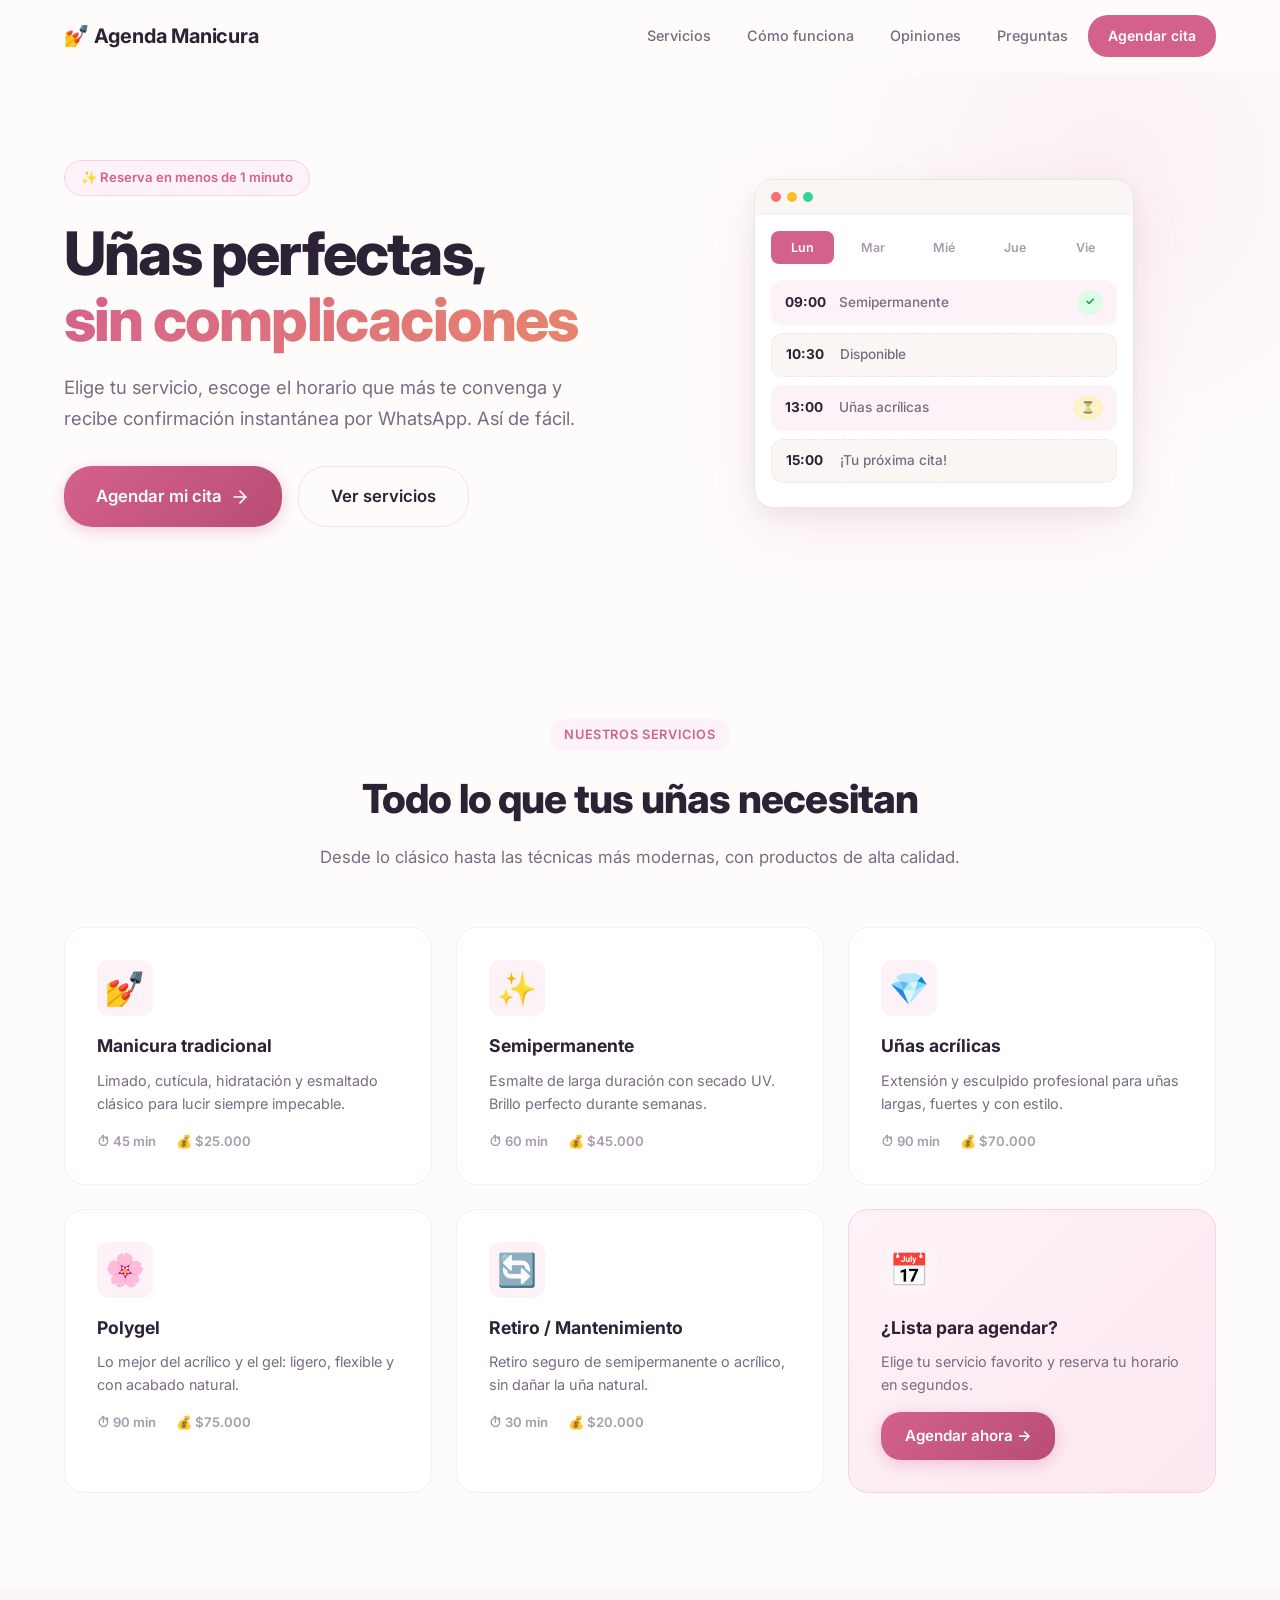
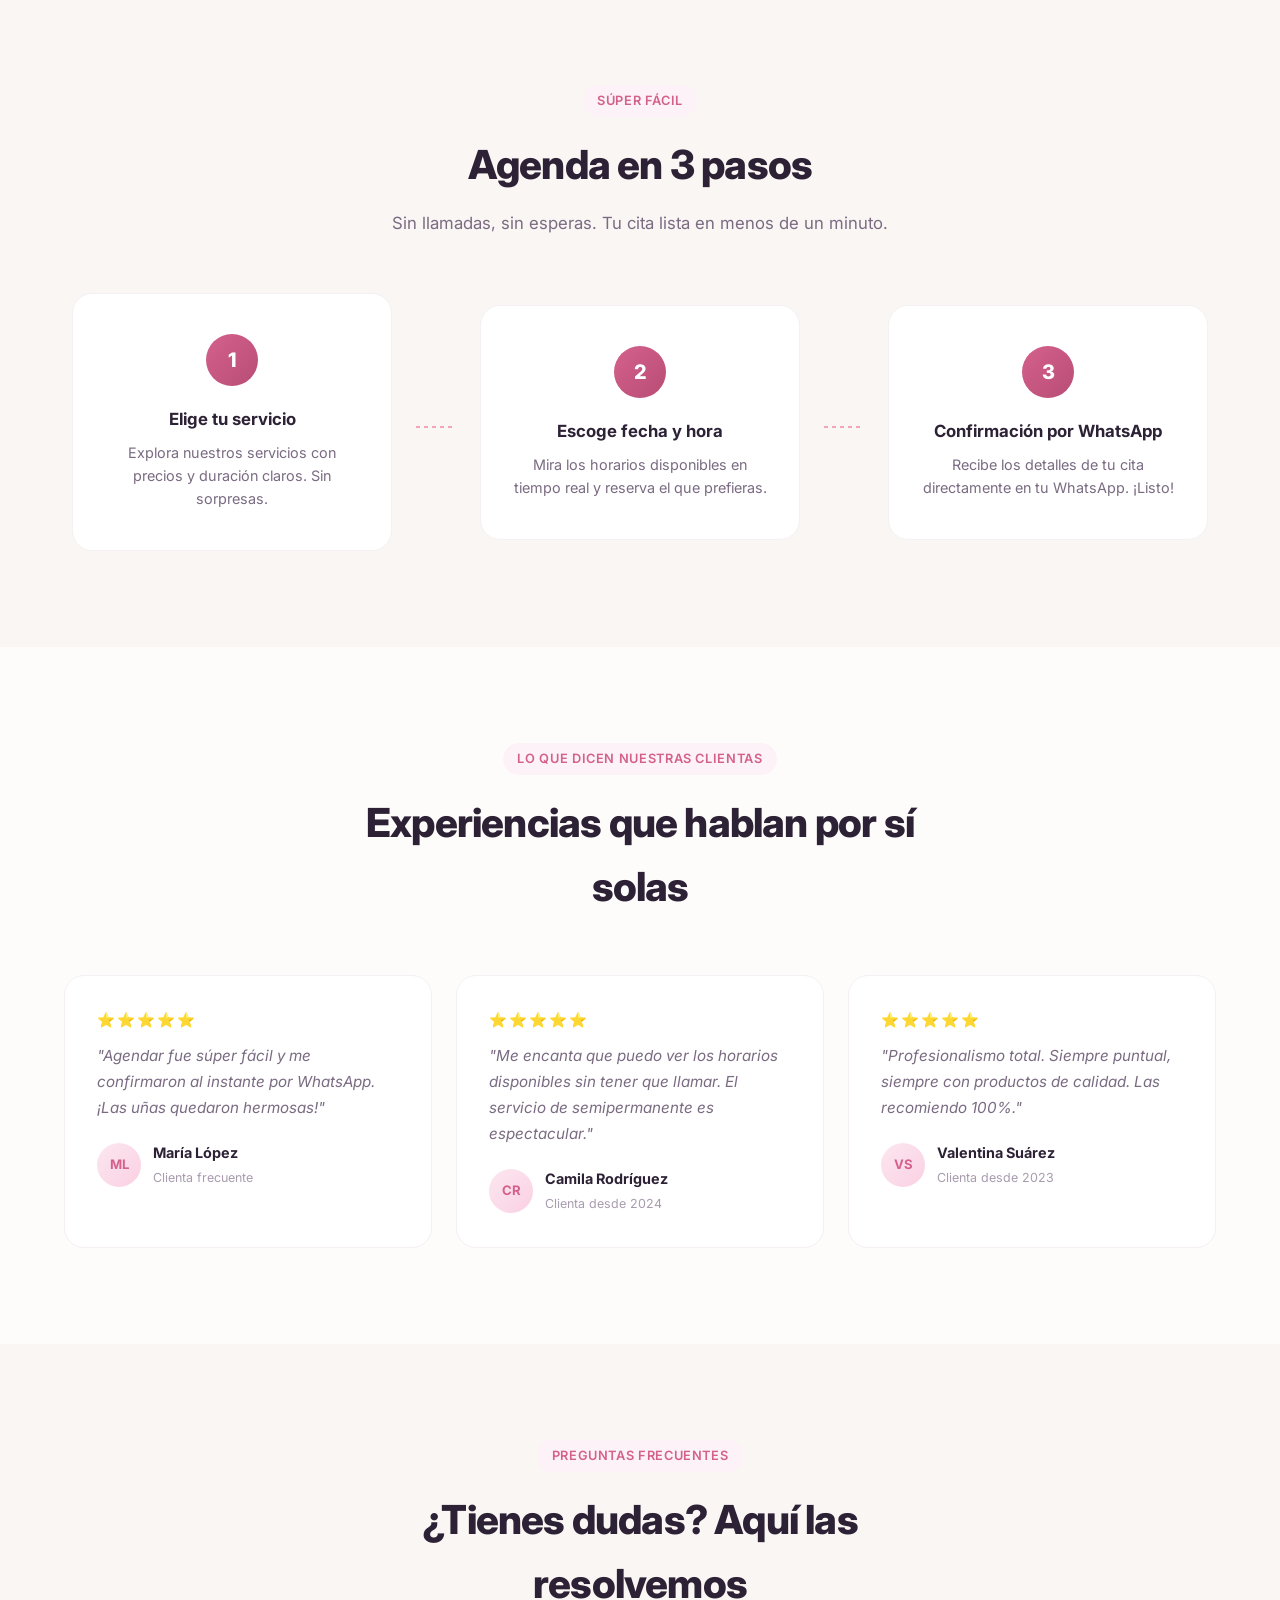
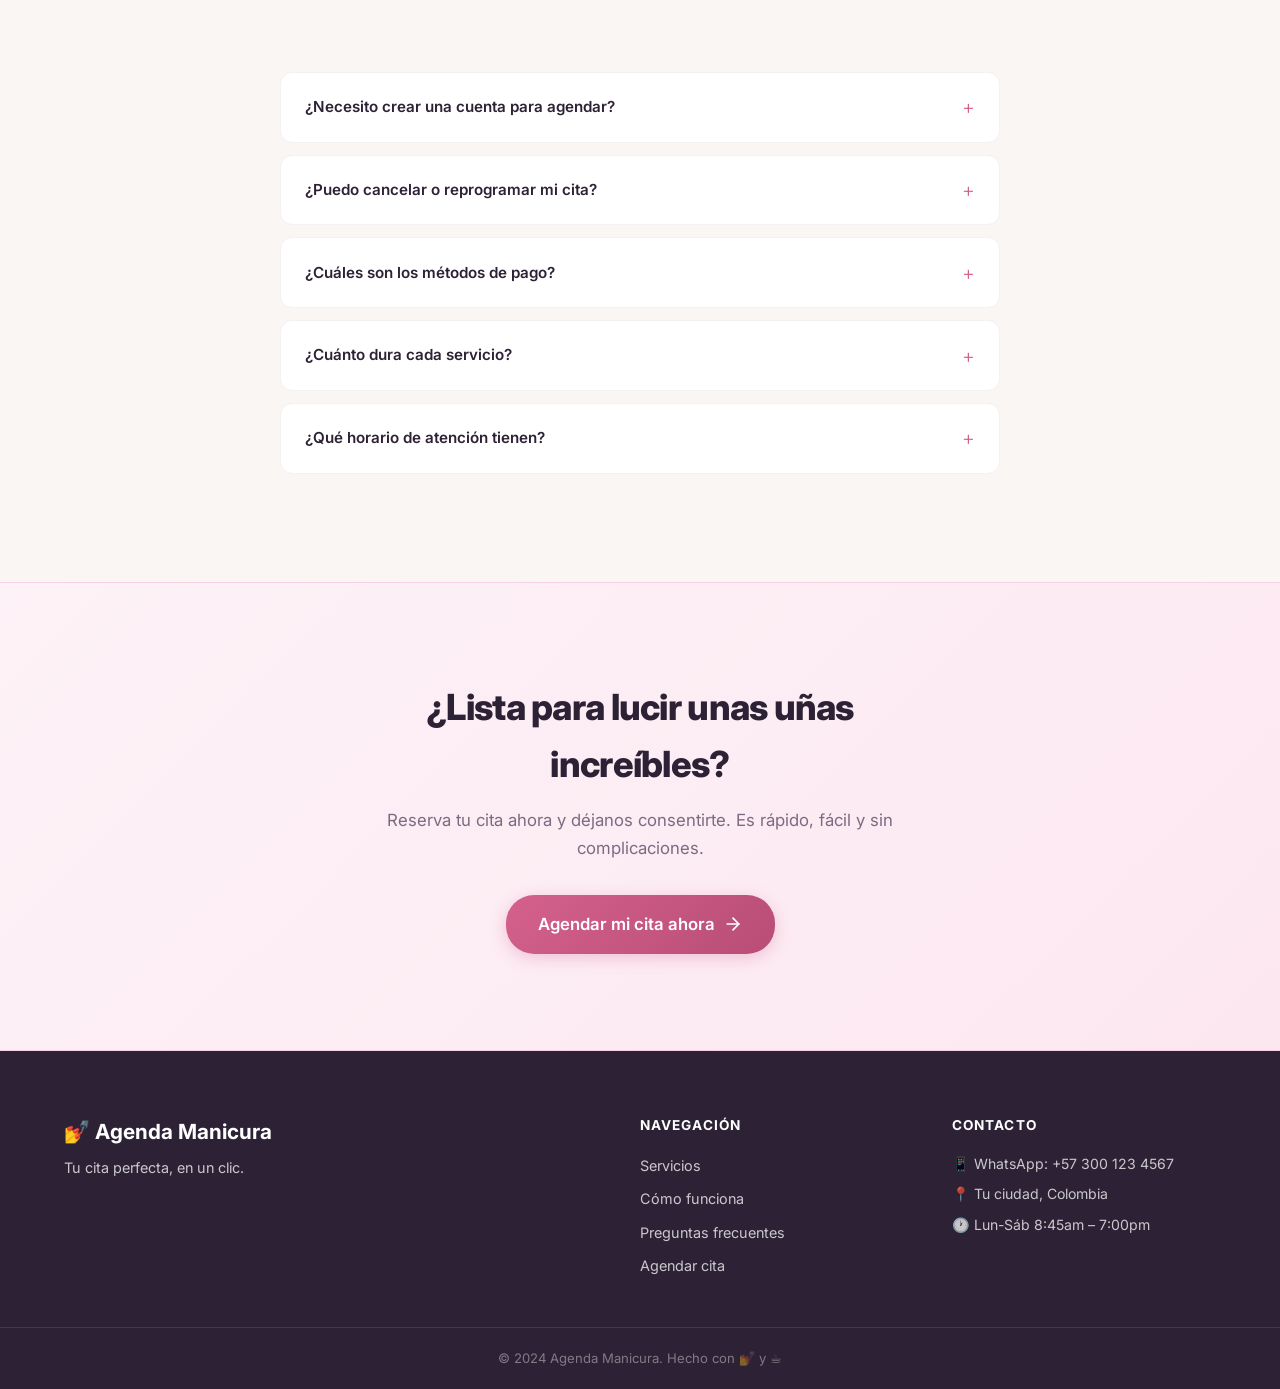
<file: index.html>
<!DOCTYPE html>
<html lang="es">
<head>
  <meta charset="UTF-8">
  <meta name="viewport" content="width=device-width, initial-scale=1.0">
  <title>Agenda Manicura ✨ — Tu cita perfecta</title>
  <meta name="description" content="Agenda tu cita de manicura en segundos. Servicios profesionales, horarios flexibles y confirmación instantánea por WhatsApp.">
  <link rel="preconnect" href="https://fonts.googleapis.com">
  <link rel="preconnect" href="https://fonts.gstatic.com" crossorigin>
  <link href="https://fonts.googleapis.com/css2?family=Inter:wght@300;400;500;600;700;800&display=swap" rel="stylesheet">
  <link rel="stylesheet" href="css/landing.css">
</head>
<body>

  <!-- ═══════════ NAVBAR ═══════════ -->
  <nav class="navbar" id="navbar">
    <div class="container navbar-inner">
      <a href="#" class="navbar-brand">💅 Agenda Manicura</a>
      <button class="navbar-toggle" id="navToggle" aria-label="Abrir menú">
        <span></span><span></span><span></span>
      </button>
      <ul class="navbar-menu" id="navMenu">
        <li><a href="#servicios">Servicios</a></li>
        <li><a href="#como-funciona">Cómo funciona</a></li>
        <li><a href="#testimonios">Opiniones</a></li>
        <li><a href="#faq">Preguntas</a></li>
        <li><a href="agendar.html" class="btn btn-nav">Agendar cita</a></li>
      </ul>
    </div>
  </nav>

  <!-- ═══════════ HERO ═══════════ -->
  <section class="hero">
    <div class="container hero-inner">
      <div class="hero-content" data-animate>
        <span class="hero-badge">✨ Reserva en menos de 1 minuto</span>
        <h1>Uñas perfectas,<br><span class="text-gradient">sin complicaciones</span></h1>
        <p class="hero-subtitle">
          Elige tu servicio, escoge el horario que más te convenga y recibe
          confirmación instantánea por WhatsApp. Así de fácil.
          <!-- EDITABLE: Cambia este texto por la propuesta de valor real del negocio -->
        </p>
        <div class="hero-actions">
          <a href="agendar.html" class="btn btn-primary btn-lg">
            Agendar mi cita
            <svg width="20" height="20" viewBox="0 0 24 24" fill="none" stroke="currentColor" stroke-width="2" stroke-linecap="round" stroke-linejoin="round"><path d="M5 12h14"/><path d="m12 5 7 7-7 7"/></svg>
          </a>
          <a href="#servicios" class="btn btn-ghost btn-lg">Ver servicios</a>
        </div>
      </div>
      <div class="hero-visual" data-animate>
        <div class="hero-card">
          <div class="hero-card-header">
            <span class="dot dot-red"></span>
            <span class="dot dot-yellow"></span>
            <span class="dot dot-green"></span>
          </div>
          <div class="hero-card-body">
            <div class="hero-cal-row">
              <span class="hero-cal-day active">Lun</span>
              <span class="hero-cal-day">Mar</span>
              <span class="hero-cal-day">Mié</span>
              <span class="hero-cal-day">Jue</span>
              <span class="hero-cal-day">Vie</span>
            </div>
            <div class="hero-slot booked">
              <span class="hero-slot-time">09:00</span>
              <span class="hero-slot-name">Semipermanente</span>
              <span class="badge-mini confirmed">✓</span>
            </div>
            <div class="hero-slot available">
              <span class="hero-slot-time">10:30</span>
              <span class="hero-slot-name">Disponible</span>
            </div>
            <div class="hero-slot booked">
              <span class="hero-slot-time">13:00</span>
              <span class="hero-slot-name">Uñas acrílicas</span>
              <span class="badge-mini pending">⏳</span>
            </div>
            <div class="hero-slot available pulse">
              <span class="hero-slot-time">15:00</span>
              <span class="hero-slot-name">¡Tu próxima cita!</span>
            </div>
          </div>
        </div>
      </div>
    </div>
    <div class="hero-gradient-blur"></div>
  </section>

  <!-- ═══════════ SERVICIOS ═══════════ -->
  <section class="section" id="servicios">
    <div class="container">
      <div class="section-header" data-animate>
        <span class="section-badge">Nuestros servicios</span>
        <h2>Todo lo que tus uñas necesitan</h2>
        <p>Desde lo clásico hasta las técnicas más modernas, con productos de alta calidad.</p>
        <!-- EDITABLE: Cambia los textos por los servicios reales del negocio -->
      </div>
      <div class="services-grid">
        <!-- Servicio 1 -->
        <div class="service-card" data-animate>
          <div class="service-icon">💅</div>
          <h3>Manicura tradicional</h3>
          <p>Limado, cutícula, hidratación y esmaltado clásico para lucir siempre impecable.</p>
          <div class="service-meta">
            <span>⏱ 45 min</span>
            <span>💰 $25.000</span>
          </div>
        </div>
        <!-- Servicio 2 -->
        <div class="service-card" data-animate>
          <div class="service-icon">✨</div>
          <h3>Semipermanente</h3>
          <p>Esmalte de larga duración con secado UV. Brillo perfecto durante semanas.</p>
          <div class="service-meta">
            <span>⏱ 60 min</span>
            <span>💰 $45.000</span>
          </div>
        </div>
        <!-- Servicio 3 -->
        <div class="service-card" data-animate>
          <div class="service-icon">💎</div>
          <h3>Uñas acrílicas</h3>
          <p>Extensión y esculpido profesional para uñas largas, fuertes y con estilo.</p>
          <div class="service-meta">
            <span>⏱ 90 min</span>
            <span>💰 $70.000</span>
          </div>
        </div>
        <!-- Servicio 4 -->
        <div class="service-card" data-animate>
          <div class="service-icon">🌸</div>
          <h3>Polygel</h3>
          <p>Lo mejor del acrílico y el gel: ligero, flexible y con acabado natural.</p>
          <div class="service-meta">
            <span>⏱ 90 min</span>
            <span>💰 $75.000</span>
          </div>
        </div>
        <!-- Servicio 5 -->
        <div class="service-card" data-animate>
          <div class="service-icon">🔄</div>
          <h3>Retiro / Mantenimiento</h3>
          <p>Retiro seguro de semipermanente o acrílico, sin dañar la uña natural.</p>
          <div class="service-meta">
            <span>⏱ 30 min</span>
            <span>💰 $20.000</span>
          </div>
        </div>
        <!-- Servicio 6 -->
        <div class="service-card service-card-cta" data-animate>
          <div class="service-icon">📅</div>
          <h3>¿Lista para agendar?</h3>
          <p>Elige tu servicio favorito y reserva tu horario en segundos.</p>
          <a href="agendar.html" class="btn btn-primary">Agendar ahora →</a>
        </div>
      </div>
    </div>
  </section>

  <!-- ═══════════ CÓMO FUNCIONA ═══════════ -->
  <section class="section section-alt" id="como-funciona">
    <div class="container">
      <div class="section-header" data-animate>
        <span class="section-badge">Súper fácil</span>
        <h2>Agenda en 3 pasos</h2>
        <p>Sin llamadas, sin esperas. Tu cita lista en menos de un minuto.</p>
      </div>
      <div class="steps-grid">
        <div class="step-card" data-animate>
          <div class="step-number">1</div>
          <h3>Elige tu servicio</h3>
          <p>Explora nuestros servicios con precios y duración claros. Sin sorpresas.</p>
        </div>
        <div class="step-connector" data-animate>
          <svg width="40" height="2" viewBox="0 0 40 2"><line x1="0" y1="1" x2="40" y2="1" stroke="currentColor" stroke-width="2" stroke-dasharray="4 4"/></svg>
        </div>
        <div class="step-card" data-animate>
          <div class="step-number">2</div>
          <h3>Escoge fecha y hora</h3>
          <p>Mira los horarios disponibles en tiempo real y reserva el que prefieras.</p>
        </div>
        <div class="step-connector" data-animate>
          <svg width="40" height="2" viewBox="0 0 40 2"><line x1="0" y1="1" x2="40" y2="1" stroke="currentColor" stroke-width="2" stroke-dasharray="4 4"/></svg>
        </div>
        <div class="step-card" data-animate>
          <div class="step-number">3</div>
          <h3>Confirmación por WhatsApp</h3>
          <p>Recibe los detalles de tu cita directamente en tu WhatsApp. ¡Listo!</p>
        </div>
      </div>
    </div>
  </section>

  <!-- ═══════════ TESTIMONIOS ═══════════ -->
  <section class="section" id="testimonios">
    <div class="container">
      <div class="section-header" data-animate>
        <span class="section-badge">Lo que dicen nuestras clientas</span>
        <h2>Experiencias que hablan por sí solas</h2>
        <!-- EDITABLE: Reemplaza estos testimonios por opiniones reales -->
      </div>
      <div class="testimonials-grid">
        <div class="testimonial-card" data-animate>
          <div class="testimonial-stars">⭐⭐⭐⭐⭐</div>
          <p>"Agendar fue súper fácil y me confirmaron al instante por WhatsApp. ¡Las uñas quedaron hermosas!"</p>
          <div class="testimonial-author">
            <div class="testimonial-avatar">ML</div>
            <div>
              <strong>María López</strong>
              <span>Clienta frecuente</span>
            </div>
          </div>
        </div>
        <div class="testimonial-card" data-animate>
          <div class="testimonial-stars">⭐⭐⭐⭐⭐</div>
          <p>"Me encanta que puedo ver los horarios disponibles sin tener que llamar. El servicio de semipermanente es espectacular."</p>
          <div class="testimonial-author">
            <div class="testimonial-avatar">CR</div>
            <div>
              <strong>Camila Rodríguez</strong>
              <span>Clienta desde 2024</span>
            </div>
          </div>
        </div>
        <div class="testimonial-card" data-animate>
          <div class="testimonial-stars">⭐⭐⭐⭐⭐</div>
          <p>"Profesionalismo total. Siempre puntual, siempre con productos de calidad. Las recomiendo 100%."</p>
          <div class="testimonial-author">
            <div class="testimonial-avatar">VS</div>
            <div>
              <strong>Valentina Suárez</strong>
              <span>Clienta desde 2023</span>
            </div>
          </div>
        </div>
      </div>
    </div>
  </section>

  <!-- ═══════════ FAQ ═══════════ -->
  <section class="section section-alt" id="faq">
    <div class="container">
      <div class="section-header" data-animate>
        <span class="section-badge">Preguntas frecuentes</span>
        <h2>¿Tienes dudas? Aquí las resolvemos</h2>
      </div>
      <div class="faq-list" data-animate>
        <!-- EDITABLE: Cambia estas preguntas por las más comunes de tu negocio -->
        <details class="faq-item">
          <summary>¿Necesito crear una cuenta para agendar?</summary>
          <p>No, no necesitas cuenta ni registro. Solo llena el formulario con tu nombre, WhatsApp y el servicio que deseas. ¡Es instantáneo!</p>
        </details>
        <details class="faq-item">
          <summary>¿Puedo cancelar o reprogramar mi cita?</summary>
          <p>Sí, solo escríbenos por WhatsApp con al menos 2 horas de anticipación y te ayudamos a encontrar un nuevo horario.</p>
        </details>
        <details class="faq-item">
          <summary>¿Cuáles son los métodos de pago?</summary>
          <p>Aceptamos efectivo, Nequi, Daviplata y transferencia bancaria. El pago se realiza al finalizar el servicio.</p>
        </details>
        <details class="faq-item">
          <summary>¿Cuánto dura cada servicio?</summary>
          <p>Depende del servicio: una manicura tradicional toma 45 minutos, semipermanente 60 min, y acrílicas o polygel entre 90 minutos. Todos los tiempos están indicados al agendar.</p>
        </details>
        <details class="faq-item">
          <summary>¿Qué horario de atención tienen?</summary>
          <p>Atendemos de lunes a sábado, de 8:45 a.m. a 7:00 p.m., con descanso de almuerzo de 12:00 a 1:00 p.m.</p>
        </details>
      </div>
    </div>
  </section>

  <!-- ═══════════ CTA FINAL ═══════════ -->
  <section class="section cta-final">
    <div class="container cta-final-inner" data-animate>
      <h2>¿Lista para lucir unas uñas increíbles?</h2>
      <p>Reserva tu cita ahora y déjanos consentirte. Es rápido, fácil y sin complicaciones.</p>
      <a href="agendar.html" class="btn btn-primary btn-lg">
        Agendar mi cita ahora
        <svg width="20" height="20" viewBox="0 0 24 24" fill="none" stroke="currentColor" stroke-width="2" stroke-linecap="round" stroke-linejoin="round"><path d="M5 12h14"/><path d="m12 5 7 7-7 7"/></svg>
      </a>
    </div>
  </section>

  <!-- ═══════════ FOOTER ═══════════ -->
  <footer class="footer">
    <div class="container footer-inner">
      <div class="footer-brand">
        <span class="footer-logo">💅 Agenda Manicura</span>
        <p>Tu cita perfecta, en un clic.</p>
      </div>
      <div class="footer-links">
        <h4>Navegación</h4>
        <ul>
          <li><a href="#servicios">Servicios</a></li>
          <li><a href="#como-funciona">Cómo funciona</a></li>
          <li><a href="#faq">Preguntas frecuentes</a></li>
          <li><a href="agendar.html">Agendar cita</a></li>
        </ul>
      </div>
      <div class="footer-contact">
        <h4>Contacto</h4>
        <!-- EDITABLE: Agrega tu info real de contacto -->
        <ul>
          <li>📱 WhatsApp: +57 300 123 4567</li>
          <li>📍 Tu ciudad, Colombia</li>
          <li>🕐 Lun-Sáb 8:45am – 7:00pm</li>
        </ul>
      </div>
    </div>
    <div class="footer-bottom">
      <div class="container">
        <p>© 2024 Agenda Manicura. Hecho con 💅 y ☕</p>
      </div>
    </div>
  </footer>

  <script src="js/landing.js"></script>
</body>
</html>
</file>
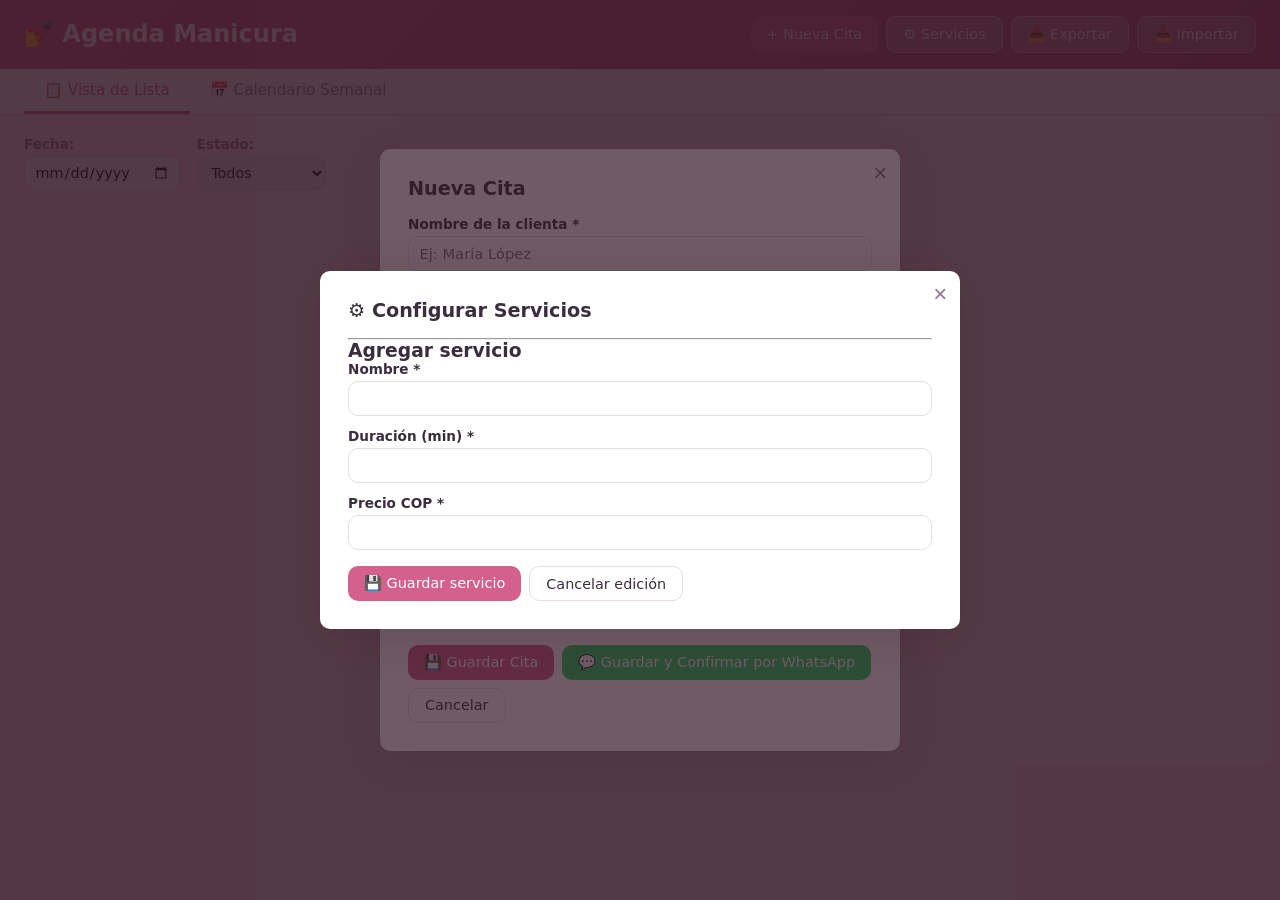
<file: agenda-manicura/index.html>
<!DOCTYPE html>
<html lang="es">
<head>
  <meta charset="UTF-8">
  <meta name="viewport" content="width=device-width, initial-scale=1.0">
  <title>Agenda Manicura ✨</title>
  <link rel="stylesheet" href="css/styles.css">
</head>
<body>

  <!-- ═══════════ HEADER ═══════════ -->
  <header class="app-header">
    <h1>💅 Agenda Manicura</h1>
    <nav class="header-actions">
      <button id="btnNuevaCita" class="btn btn-primary">+ Nueva Cita</button>
      <button id="btnConfigServicios" class="btn btn-outline">⚙ Servicios</button>
      <button id="btnExportar" class="btn btn-outline">📥 Exportar</button>
      <label class="btn btn-outline btn-file">
        📤 Importar
        <input type="file" id="inputImportar" accept=".json" hidden>
      </label>
    </nav>
  </header>

  <!-- ═══════════ TABS ═══════════ -->
  <section class="tabs-bar">
    <button class="tab active" data-tab="lista">📋 Vista de Lista</button>
    <button class="tab" data-tab="calendario">📅 Calendario Semanal</button>
  </section>

  <!-- ═══════════ VISTA LISTA ═══════════ -->
  <main id="vistaLista" class="view active">
    <div class="filtros">
      <label>Fecha:
        <input type="date" id="filtroFecha">
      </label>
      <label>Estado:
        <select id="filtroEstado">
          <option value="">Todos</option>
          <option value="pendiente">Pendiente</option>
          <option value="confirmada">Confirmada</option>
          <option value="completada">Completada</option>
          <option value="cancelada">Cancelada</option>
        </select>
      </label>
    </div>
    <div id="listaCitas" class="lista-citas"></div>
  </main>

  <!-- ═══════════ VISTA CALENDARIO ═══════════ -->
  <main id="vistaCalendario" class="view">
    <div class="cal-nav">
      <button id="calPrev" class="btn btn-sm">◀ Semana anterior</button>
      <button id="calHoy" class="btn btn-sm btn-primary">Hoy</button>
      <button id="calNext" class="btn btn-sm">Semana siguiente ▶</button>
      <span id="calRango" class="cal-rango"></span>
    </div>
    <div class="cal-grid-wrapper">
      <div id="calGrid" class="cal-grid"></div>
    </div>
  </main>

  <!-- ═══════════ MODAL: NUEVA / EDITAR CITA ═══════════ -->
  <div id="modalCita" class="modal-overlay" hidden>
    <div class="modal">
      <button class="modal-close" data-close>&times;</button>
      <h2 id="modalCitaTitulo">Nueva Cita</h2>
      <form id="formCita" autocomplete="off">
        <input type="hidden" id="citaId">

        <label>Nombre de la clienta *
          <input type="text" id="citaNombre" required maxlength="80" placeholder="Ej: María López">
        </label>

        <label>WhatsApp *
          <div class="input-group">
            <input type="text" id="citaIndicativo" value="+57" maxlength="5" class="indicativo">
            <input type="tel" id="citaTelefono" required placeholder="3001234567" pattern="[0-9]{7,15}">
          </div>
        </label>

        <label>Servicio *
          <select id="citaServicio" required>
            <option value="">Seleccionar…</option>
          </select>
        </label>

        <div class="info-servicio" id="infoServicio" hidden>
          <span id="infoDuracion"></span> · <span id="infoPrecio"></span>
        </div>

        <label>Fecha *
          <input type="date" id="citaFecha" required>
        </label>

        <label>Hora disponible *
          <select id="citaHora" required>
            <option value="">Elige servicio y fecha primero</option>
          </select>
        </label>

        <label>Notas
          <textarea id="citaNotas" rows="2" maxlength="300" placeholder="Preferencias, alergias, etc."></textarea>
        </label>

        <div class="modal-actions">
          <button type="submit" class="btn btn-primary">💾 Guardar Cita</button>
          <button type="button" class="btn btn-whatsapp" id="btnGuardarYWhatsapp">💬 Guardar y Confirmar por WhatsApp</button>
          <button type="button" class="btn btn-outline" data-close>Cancelar</button>
        </div>
      </form>
    </div>
  </div>

  <!-- ═══════════ MODAL: DETALLE CITA ═══════════ -->
  <div id="modalDetalle" class="modal-overlay" hidden>
    <div class="modal">
      <button class="modal-close" data-close>&times;</button>
      <h2>Detalle de Cita</h2>
      <div id="detalleContenido"></div>
      <div class="modal-actions" id="detalleAcciones"></div>
    </div>
  </div>

  <!-- ═══════════ MODAL: CONFIGURAR SERVICIOS ═══════════ -->
  <div id="modalServicios" class="modal-overlay" hidden>
    <div class="modal modal-wide">
      <button class="modal-close" data-close>&times;</button>
      <h2>⚙ Configurar Servicios</h2>
      <div id="listaServicios"></div>
      <hr>
      <h3 id="formServicioTitulo">Agregar servicio</h3>
      <form id="formServicio" autocomplete="off">
        <input type="hidden" id="servicioId">
        <label>Nombre *
          <input type="text" id="servicioNombre" required maxlength="60">
        </label>
        <label>Duración (min) *
          <input type="number" id="servicioDuracion" required min="10" max="300" step="5">
        </label>
        <label>Precio COP *
          <input type="number" id="servicioPrecio" required min="0" step="500">
        </label>
        <div class="modal-actions">
          <button type="submit" class="btn btn-primary">💾 Guardar servicio</button>
          <button type="button" class="btn btn-outline" id="btnCancelarServicio">Cancelar edición</button>
        </div>
      </form>
    </div>
  </div>

  <!-- ═══════════ TOAST ═══════════ -->
  <div id="toast" class="toast" hidden></div>

  <script src="js/storage.js"></script>
  <script src="js/app.js"></script>
</body>
</html>
</file>
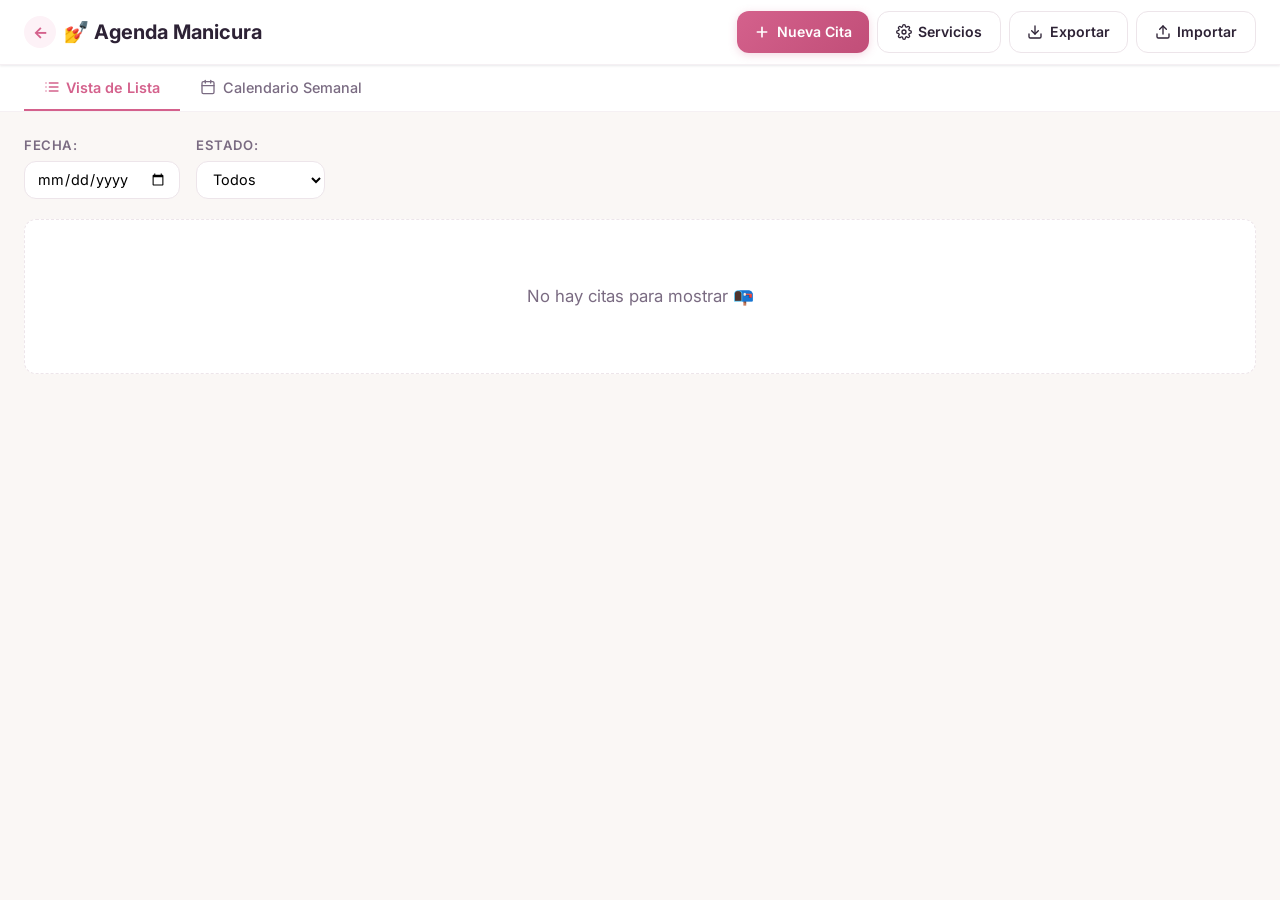
<file: agendar.html>
<!DOCTYPE html>
<html lang="es">
<head>
  <meta charset="UTF-8">
  <meta name="viewport" content="width=device-width, initial-scale=1.0">
  <title>Agendar Cita — Agenda Manicura ✨</title>
  <meta name="description" content="Agenda tu cita de manicura: elige servicio, fecha y hora disponible. Confirmación instantánea por WhatsApp.">
  <link rel="preconnect" href="https://fonts.googleapis.com">
  <link rel="preconnect" href="https://fonts.gstatic.com" crossorigin>
  <link href="https://fonts.googleapis.com/css2?family=Inter:wght@300;400;500;600;700;800&display=swap" rel="stylesheet">
  <link rel="stylesheet" href="css/styles.css">
</head>
<body>

  <!-- ═══════════ HEADER ═══════════ -->
  <header class="app-header">
    <div class="header-inner">
      <a href="index.html" class="header-brand">
        <span class="header-back" aria-label="Volver a inicio">←</span>
        💅 Agenda Manicura
      </a>
      <nav class="header-actions">
        <button id="btnNuevaCita" class="btn btn-primary">
          <svg width="16" height="16" viewBox="0 0 24 24" fill="none" stroke="currentColor" stroke-width="2.5" stroke-linecap="round"><path d="M12 5v14M5 12h14"/></svg>
          Nueva Cita
        </button>
        <button id="btnConfigServicios" class="btn btn-outline">
          <svg width="16" height="16" viewBox="0 0 24 24" fill="none" stroke="currentColor" stroke-width="2" stroke-linecap="round" stroke-linejoin="round"><circle cx="12" cy="12" r="3"/><path d="M19.4 15a1.65 1.65 0 0 0 .33 1.82l.06.06a2 2 0 0 1-2.83 2.83l-.06-.06a1.65 1.65 0 0 0-1.82-.33 1.65 1.65 0 0 0-1 1.51V21a2 2 0 0 1-4 0v-.09A1.65 1.65 0 0 0 9 19.4a1.65 1.65 0 0 0-1.82.33l-.06.06a2 2 0 0 1-2.83-2.83l.06-.06A1.65 1.65 0 0 0 4.68 15a1.65 1.65 0 0 0-1.51-1H3a2 2 0 0 1 0-4h.09A1.65 1.65 0 0 0 4.6 9a1.65 1.65 0 0 0-.33-1.82l-.06-.06a2 2 0 0 1 2.83-2.83l.06.06A1.65 1.65 0 0 0 9 4.68a1.65 1.65 0 0 0 1-1.51V3a2 2 0 0 1 4 0v.09a1.65 1.65 0 0 0 1 1.51 1.65 1.65 0 0 0 1.82-.33l.06-.06a2 2 0 0 1 2.83 2.83l-.06.06A1.65 1.65 0 0 0 19.4 9a1.65 1.65 0 0 0 1.51 1H21a2 2 0 0 1 0 4h-.09a1.65 1.65 0 0 0-1.51 1z"/></svg>
          Servicios
        </button>
        <button id="btnExportar" class="btn btn-outline">
          <svg width="16" height="16" viewBox="0 0 24 24" fill="none" stroke="currentColor" stroke-width="2" stroke-linecap="round" stroke-linejoin="round"><path d="M21 15v4a2 2 0 0 1-2 2H5a2 2 0 0 1-2-2v-4"/><polyline points="7 10 12 15 17 10"/><line x1="12" y1="15" x2="12" y2="3"/></svg>
          Exportar
        </button>
        <label class="btn btn-outline btn-file">
          <svg width="16" height="16" viewBox="0 0 24 24" fill="none" stroke="currentColor" stroke-width="2" stroke-linecap="round" stroke-linejoin="round"><path d="M21 15v4a2 2 0 0 1-2 2H5a2 2 0 0 1-2-2v-4"/><polyline points="17 8 12 3 7 8"/><line x1="12" y1="3" x2="12" y2="15"/></svg>
          Importar
          <input type="file" id="inputImportar" accept=".json" hidden>
        </label>
      </nav>
    </div>
  </header>

  <!-- ═══════════ TABS ═══════════ -->
  <section class="tabs-bar">
    <div class="tabs-inner">
      <button class="tab active" data-tab="lista">
        <svg width="16" height="16" viewBox="0 0 24 24" fill="none" stroke="currentColor" stroke-width="2" stroke-linecap="round" stroke-linejoin="round"><line x1="8" y1="6" x2="21" y2="6"/><line x1="8" y1="12" x2="21" y2="12"/><line x1="8" y1="18" x2="21" y2="18"/><line x1="3" y1="6" x2="3.01" y2="6"/><line x1="3" y1="12" x2="3.01" y2="12"/><line x1="3" y1="18" x2="3.01" y2="18"/></svg>
        Vista de Lista
      </button>
      <button class="tab" data-tab="calendario">
        <svg width="16" height="16" viewBox="0 0 24 24" fill="none" stroke="currentColor" stroke-width="2" stroke-linecap="round" stroke-linejoin="round"><rect x="3" y="4" width="18" height="18" rx="2" ry="2"/><line x1="16" y1="2" x2="16" y2="6"/><line x1="8" y1="2" x2="8" y2="6"/><line x1="3" y1="10" x2="21" y2="10"/></svg>
        Calendario Semanal
      </button>
    </div>
  </section>

  <!-- ═══════════ VISTA LISTA ═══════════ -->
  <main id="vistaLista" class="view active">
    <div class="view-inner">
      <div class="filtros">
        <label>Fecha:
          <input type="date" id="filtroFecha">
        </label>
        <label>Estado:
          <select id="filtroEstado">
            <option value="">Todos</option>
            <option value="pendiente">Pendiente</option>
            <option value="confirmada">Confirmada</option>
            <option value="completada">Completada</option>
            <option value="cancelada">Cancelada</option>
          </select>
        </label>
      </div>
      <div id="listaCitas" class="lista-citas"></div>
    </div>
  </main>

  <!-- ═══════════ VISTA CALENDARIO ═══════════ -->
  <main id="vistaCalendario" class="view">
    <div class="view-inner">
      <div class="cal-nav">
        <button id="calPrev" class="btn btn-sm">← Semana anterior</button>
        <button id="calHoy" class="btn btn-sm btn-primary">Hoy</button>
        <button id="calNext" class="btn btn-sm">Semana siguiente →</button>
        <span id="calRango" class="cal-rango"></span>
      </div>
      <div class="cal-grid-wrapper">
        <div id="calGrid" class="cal-grid"></div>
      </div>
    </div>
  </main>

  <!-- ═══════════ MODAL: NUEVA / EDITAR CITA ═══════════ -->
  <div id="modalCita" class="modal-overlay" hidden>
    <div class="modal">
      <button class="modal-close" data-close aria-label="Cerrar">&times;</button>
      <h2 id="modalCitaTitulo">Nueva Cita</h2>
      <form id="formCita" autocomplete="off">
        <input type="hidden" id="citaId">

        <label>Nombre de la clienta *
          <input type="text" id="citaNombre" required maxlength="80" placeholder="Ej: María López">
        </label>

        <label>WhatsApp *
          <div class="input-group">
            <input type="text" id="citaIndicativo" value="+57" maxlength="5" class="indicativo">
            <input type="tel" id="citaTelefono" required placeholder="3001234567" pattern="[0-9]{7,15}">
          </div>
        </label>

        <label>Servicio *
          <select id="citaServicio" required>
            <option value="">Seleccionar…</option>
          </select>
        </label>

        <div class="info-servicio" id="infoServicio" hidden>
          <span id="infoDuracion"></span> · <span id="infoPrecio"></span>
        </div>

        <label>Fecha *
          <input type="date" id="citaFecha" required>
        </label>

        <label>Hora disponible *
          <select id="citaHora" required>
            <option value="">Elige servicio y fecha primero</option>
          </select>
        </label>

        <label>Notas
          <textarea id="citaNotas" rows="2" maxlength="300" placeholder="Preferencias, alergias, etc."></textarea>
        </label>

        <div class="modal-actions">
          <button type="submit" class="btn btn-primary">
            <svg width="16" height="16" viewBox="0 0 24 24" fill="none" stroke="currentColor" stroke-width="2.5" stroke-linecap="round"><path d="M19 21H5a2 2 0 0 1-2-2V5a2 2 0 0 1 2-2h11l5 5v11a2 2 0 0 1-2 2z"/><polyline points="17 21 17 13 7 13 7 21"/></svg>
            Guardar Cita
          </button>
          <button type="button" class="btn btn-whatsapp" id="btnGuardarYWhatsapp">
            <svg width="16" height="16" viewBox="0 0 24 24" fill="currentColor"><path d="M17.472 14.382c-.297-.149-1.758-.867-2.03-.967-.273-.099-.471-.148-.67.15-.197.297-.767.966-.94 1.164-.173.199-.347.223-.644.075-.297-.15-1.255-.463-2.39-1.475-.883-.788-1.48-1.761-1.653-2.059-.173-.297-.018-.458.13-.606.134-.133.298-.347.446-.52.149-.174.198-.298.298-.497.099-.198.05-.371-.025-.52-.075-.149-.669-1.612-.916-2.207-.242-.579-.487-.5-.669-.51-.173-.008-.371-.01-.57-.01-.198 0-.52.074-.792.372-.272.297-1.04 1.016-1.04 2.479 0 1.462 1.065 2.875 1.213 3.074.149.198 2.096 3.2 5.077 4.487.709.306 1.262.489 1.694.625.712.227 1.36.195 1.871.118.571-.085 1.758-.719 2.006-1.413.248-.694.248-1.289.173-1.413-.074-.124-.272-.198-.57-.347z"/><path d="M12 0C5.373 0 0 5.373 0 12c0 2.625.846 5.059 2.284 7.034L.789 23.492a.5.5 0 0 0 .613.613l4.458-1.495A11.952 11.952 0 0 0 12 24c6.627 0 12-5.373 12-12S18.627 0 12 0zm0 22c-2.387 0-4.595-.8-6.362-2.147l-.444-.345-3.07 1.028 1.028-3.07-.345-.444A9.962 9.962 0 0 1 2 12C2 6.477 6.477 2 12 2s10 4.477 10 10-4.477 10-10 10z"/></svg>
            Guardar y WhatsApp
          </button>
          <button type="button" class="btn btn-outline" data-close>Cancelar</button>
        </div>
      </form>
    </div>
  </div>

  <!-- ═══════════ MODAL: DETALLE CITA ═══════════ -->
  <div id="modalDetalle" class="modal-overlay" hidden>
    <div class="modal">
      <button class="modal-close" data-close aria-label="Cerrar">&times;</button>
      <h2>Detalle de Cita</h2>
      <div id="detalleContenido"></div>
      <div class="modal-actions" id="detalleAcciones"></div>
    </div>
  </div>

  <!-- ═══════════ MODAL: CONFIGURAR SERVICIOS ═══════════ -->
  <div id="modalServicios" class="modal-overlay" hidden>
    <div class="modal modal-wide">
      <button class="modal-close" data-close aria-label="Cerrar">&times;</button>
      <h2>Configurar Servicios</h2>
      <div id="listaServicios"></div>
      <hr>
      <h3 id="formServicioTitulo">Agregar servicio</h3>
      <form id="formServicio" autocomplete="off">
        <input type="hidden" id="servicioId">
        <label>Nombre *
          <input type="text" id="servicioNombre" required maxlength="60">
        </label>
        <label>Duración (min) *
          <input type="number" id="servicioDuracion" required min="10" max="300" step="5">
        </label>
        <label>Precio COP *
          <input type="number" id="servicioPrecio" required min="0" step="500">
        </label>
        <div class="modal-actions">
          <button type="submit" class="btn btn-primary">
            <svg width="16" height="16" viewBox="0 0 24 24" fill="none" stroke="currentColor" stroke-width="2.5" stroke-linecap="round"><path d="M19 21H5a2 2 0 0 1-2-2V5a2 2 0 0 1 2-2h11l5 5v11a2 2 0 0 1-2 2z"/><polyline points="17 21 17 13 7 13 7 21"/></svg>
            Guardar servicio
          </button>
          <button type="button" class="btn btn-outline" id="btnCancelarServicio">Cancelar edición</button>
        </div>
      </form>
    </div>
  </div>

  <!-- ═══════════ TOAST ═══════════ -->
  <div id="toast" class="toast" hidden></div>

  <script src="js/storage.js"></script>
  <script src="js/app.js"></script>
</body>
</html>
</file>
<file: css/landing.css>
/* ═══════════════════════════════════════════
   Landing Page — Agenda Manicura
   Estilo: Minimalista y Elegante
   ═══════════════════════════════════════════ */

/* ── Reset & Custom Properties ─────────────── */
:root {
  --font: 'Inter', system-ui, -apple-system, sans-serif;

  /* Paleta principal */
  --color-primary: #d4618c;
  --color-primary-light: #f0a4c0;
  --color-primary-dark: #b84d75;
  --color-primary-50: #fdf2f7;
  --color-primary-100: #fce7f0;
  --color-primary-200: #fad0e3;

  /* Acento */
  --color-accent: #e8856b;
  --color-accent-light: #f5b8a8;

  /* Neutros */
  --color-bg: #fefcfb;
  --color-surface: #ffffff;
  --color-surface-alt: #faf6f4;
  --color-text: #2d2235;
  --color-text-secondary: #7a6b82;
  --color-text-muted: #a89bae;
  --color-border: #ede5ea;
  --color-border-light: #f5f0f3;

  /* Efectos */
  --radius-sm: 8px;
  --radius-md: 12px;
  --radius-lg: 20px;
  --radius-xl: 28px;
  --shadow-sm: 0 1px 3px rgba(45, 34, 53, .04), 0 1px 2px rgba(45, 34, 53, .06);
  --shadow-md: 0 4px 16px rgba(45, 34, 53, .06), 0 2px 4px rgba(45, 34, 53, .04);
  --shadow-lg: 0 12px 40px rgba(45, 34, 53, .08), 0 4px 12px rgba(45, 34, 53, .04);
  --shadow-xl: 0 20px 60px rgba(212, 97, 140, .12), 0 8px 20px rgba(45, 34, 53, .06);

  --transition: 0.3s cubic-bezier(.4, 0, .2, 1);
}

*, *::before, *::after { box-sizing: border-box; margin: 0; padding: 0; }

html { scroll-behavior: smooth; scroll-padding-top: 80px; }

body {
  font-family: var(--font);
  background: var(--color-bg);
  color: var(--color-text);
  line-height: 1.6;
  -webkit-font-smoothing: antialiased;
  -moz-osx-font-smoothing: grayscale;
  overflow-x: hidden;
}

img { max-width: 100%; display: block; }
a { text-decoration: none; color: inherit; }
ul { list-style: none; }

.container {
  width: 100%;
  max-width: 1200px;
  margin: 0 auto;
  padding: 0 1.5rem;
}

/* ── Buttons ─────────────────────────────── */
.btn {
  display: inline-flex;
  align-items: center;
  gap: .5rem;
  padding: .75rem 1.5rem;
  border: none;
  border-radius: var(--radius-lg);
  font-family: var(--font);
  font-size: .95rem;
  font-weight: 600;
  cursor: pointer;
  transition: all var(--transition);
  white-space: nowrap;
  text-decoration: none;
}

.btn-lg {
  padding: 1rem 2rem;
  font-size: 1.05rem;
  border-radius: var(--radius-xl);
}

.btn-primary {
  background: linear-gradient(135deg, var(--color-primary), var(--color-primary-dark));
  color: #fff;
  box-shadow: 0 4px 16px rgba(212, 97, 140, .3);
}
.btn-primary:hover {
  transform: translateY(-2px);
  box-shadow: 0 8px 28px rgba(212, 97, 140, .4);
}
.btn-primary:active { transform: translateY(0); }

.btn-ghost {
  background: transparent;
  color: var(--color-text);
  border: 1.5px solid var(--color-border);
}
.btn-ghost:hover {
  background: var(--color-primary-50);
  border-color: var(--color-primary-light);
  color: var(--color-primary);
}

.btn-nav {
  background: var(--color-primary);
  color: #fff;
  padding: .6rem 1.25rem;
  border-radius: var(--radius-lg);
  font-size: .88rem;
}
.btn-nav:hover {
  background: var(--color-primary-dark);
  transform: translateY(-1px);
}

/* ── Navbar ──────────────────────────────── */
.navbar {
  position: fixed;
  top: 0;
  left: 0;
  right: 0;
  z-index: 100;
  background: rgba(254, 252, 251, .85);
  backdrop-filter: blur(16px);
  -webkit-backdrop-filter: blur(16px);
  border-bottom: 1px solid transparent;
  transition: all var(--transition);
}

.navbar.scrolled {
  border-bottom-color: var(--color-border-light);
  box-shadow: var(--shadow-sm);
}

.navbar-inner {
  display: flex;
  align-items: center;
  justify-content: space-between;
  height: 72px;
}

.navbar-brand {
  font-size: 1.25rem;
  font-weight: 700;
  color: var(--color-text);
  letter-spacing: -.01em;
}

.navbar-menu {
  display: flex;
  align-items: center;
  gap: .25rem;
}

.navbar-menu a:not(.btn) {
  padding: .5rem 1rem;
  font-size: .9rem;
  font-weight: 500;
  color: var(--color-text-secondary);
  border-radius: var(--radius-sm);
  transition: all var(--transition);
}
.navbar-menu a:not(.btn):hover {
  color: var(--color-primary);
  background: var(--color-primary-50);
}

.navbar-toggle {
  display: none;
  flex-direction: column;
  gap: 5px;
  padding: 8px;
  background: none;
  border: none;
  cursor: pointer;
}
.navbar-toggle span {
  display: block;
  width: 22px;
  height: 2px;
  background: var(--color-text);
  border-radius: 2px;
  transition: all var(--transition);
}

/* ── Hero ────────────────────────────────── */
.hero {
  position: relative;
  padding: 10rem 0 6rem;
  overflow: hidden;
}

.hero-inner {
  display: grid;
  grid-template-columns: 1fr 1fr;
  gap: 4rem;
  align-items: center;
}

.hero-content { z-index: 2; }

.hero-badge {
  display: inline-block;
  padding: .4rem 1rem;
  background: var(--color-primary-50);
  color: var(--color-primary);
  font-size: .82rem;
  font-weight: 600;
  border-radius: 50px;
  margin-bottom: 1.5rem;
  border: 1px solid var(--color-primary-200);
}

.hero h1 {
  font-size: clamp(2.5rem, 5vw, 3.75rem);
  font-weight: 800;
  line-height: 1.1;
  letter-spacing: -.03em;
  margin-bottom: 1.25rem;
  color: var(--color-text);
}

.text-gradient {
  background: linear-gradient(135deg, var(--color-primary), var(--color-accent));
  -webkit-background-clip: text;
  -webkit-text-fill-color: transparent;
  background-clip: text;
}

.hero-subtitle {
  font-size: 1.15rem;
  line-height: 1.7;
  color: var(--color-text-secondary);
  max-width: 520px;
  margin-bottom: 2rem;
}

.hero-actions {
  display: flex;
  flex-wrap: wrap;
  gap: 1rem;
}

/* Hero Visual — Tarjeta ilustrativa */
.hero-visual { z-index: 2; display: flex; justify-content: center; }

.hero-card {
  background: var(--color-surface);
  border: 1px solid var(--color-border);
  border-radius: var(--radius-lg);
  box-shadow: var(--shadow-xl);
  overflow: hidden;
  width: 100%;
  max-width: 380px;
  animation: heroFloat 6s ease-in-out infinite;
}

@keyframes heroFloat {
  0%, 100% { transform: translateY(0); }
  50% { transform: translateY(-12px); }
}

.hero-card-header {
  display: flex;
  gap: 6px;
  padding: .75rem 1rem;
  background: var(--color-surface-alt);
  border-bottom: 1px solid var(--color-border-light);
}
.dot { width: 10px; height: 10px; border-radius: 50%; }
.dot-red { background: #f87171; }
.dot-yellow { background: #fbbf24; }
.dot-green { background: #34d399; }

.hero-card-body { padding: 1rem; }

.hero-cal-row {
  display: flex;
  gap: .5rem;
  margin-bottom: 1rem;
}
.hero-cal-day {
  flex: 1;
  text-align: center;
  font-size: .78rem;
  font-weight: 600;
  padding: .4rem;
  border-radius: var(--radius-sm);
  color: var(--color-text-muted);
}
.hero-cal-day.active {
  background: var(--color-primary);
  color: #fff;
}

.hero-slot {
  display: flex;
  align-items: center;
  gap: .75rem;
  padding: .65rem .85rem;
  border-radius: var(--radius-md);
  margin-bottom: .5rem;
  font-size: .85rem;
  transition: all var(--transition);
}
.hero-slot.booked { background: var(--color-primary-50); }
.hero-slot.available {
  background: var(--color-surface-alt);
  border: 1.5px dashed var(--color-border);
}
.hero-slot.available.pulse { animation: slotPulse 2s ease-in-out infinite; }

@keyframes slotPulse {
  0%, 100% { border-color: var(--color-border); }
  50% { border-color: var(--color-primary); background: var(--color-primary-50); }
}

.hero-slot-time {
  font-weight: 700;
  color: var(--color-text);
  min-width: 42px;
}
.hero-slot-name {
  flex: 1;
  color: var(--color-text-secondary);
  font-weight: 500;
}

.badge-mini {
  font-size: .7rem;
  padding: .2rem .5rem;
  border-radius: 50px;
  font-weight: 700;
}
.badge-mini.confirmed { background: #dcfce7; color: #16a34a; }
.badge-mini.pending { background: #fef3c7; color: #d97706; }

.hero-gradient-blur {
  position: absolute;
  top: -20%;
  right: -10%;
  width: 600px;
  height: 600px;
  background: radial-gradient(circle, rgba(212, 97, 140, .08) 0%, transparent 70%);
  pointer-events: none;
  z-index: 1;
}

/* ── Sections ────────────────────────────── */
.section {
  padding: 6rem 0;
}

.section-alt {
  background: var(--color-surface-alt);
}

.section-header {
  text-align: center;
  max-width: 640px;
  margin: 0 auto 3.5rem;
}

.section-badge {
  display: inline-block;
  padding: .35rem .9rem;
  background: var(--color-primary-50);
  color: var(--color-primary);
  font-size: .8rem;
  font-weight: 600;
  border-radius: 50px;
  margin-bottom: 1rem;
  text-transform: uppercase;
  letter-spacing: .05em;
}

.section-header h2 {
  font-size: clamp(1.75rem, 3.5vw, 2.5rem);
  font-weight: 800;
  letter-spacing: -.02em;
  margin-bottom: .75rem;
  color: var(--color-text);
}

.section-header p {
  font-size: 1.05rem;
  color: var(--color-text-secondary);
  line-height: 1.7;
}

/* ── Services Grid ───────────────────────── */
.services-grid {
  display: grid;
  grid-template-columns: repeat(3, 1fr);
  gap: 1.5rem;
}

.service-card {
  background: var(--color-surface);
  border: 1px solid var(--color-border-light);
  border-radius: var(--radius-lg);
  padding: 2rem;
  transition: all var(--transition);
  position: relative;
  overflow: hidden;
}

.service-card::before {
  content: '';
  position: absolute;
  top: 0;
  left: 0;
  right: 0;
  height: 3px;
  background: linear-gradient(90deg, var(--color-primary), var(--color-accent));
  opacity: 0;
  transition: opacity var(--transition);
}

.service-card:hover {
  transform: translateY(-4px);
  box-shadow: var(--shadow-lg);
  border-color: var(--color-primary-200);
}
.service-card:hover::before { opacity: 1; }

.service-icon {
  font-size: 2rem;
  margin-bottom: 1rem;
  width: 56px;
  height: 56px;
  display: flex;
  align-items: center;
  justify-content: center;
  background: var(--color-primary-50);
  border-radius: var(--radius-md);
}

.service-card h3 {
  font-size: 1.1rem;
  font-weight: 700;
  margin-bottom: .5rem;
  color: var(--color-text);
}

.service-card p {
  font-size: .9rem;
  color: var(--color-text-secondary);
  line-height: 1.6;
  margin-bottom: 1rem;
}

.service-meta {
  display: flex;
  gap: 1.25rem;
  font-size: .82rem;
  font-weight: 600;
  color: var(--color-text-muted);
}

.service-card-cta {
  background: linear-gradient(135deg, var(--color-primary-50), var(--color-primary-100));
  border-color: var(--color-primary-200);
  display: flex;
  flex-direction: column;
  align-items: flex-start;
  justify-content: center;
}

/* ── Steps ───────────────────────────────── */
.steps-grid {
  display: flex;
  align-items: center;
  justify-content: center;
  gap: 1.5rem;
}

.step-card {
  background: var(--color-surface);
  border: 1px solid var(--color-border-light);
  border-radius: var(--radius-lg);
  padding: 2.5rem 2rem;
  text-align: center;
  flex: 1;
  max-width: 320px;
  transition: all var(--transition);
}

.step-card:hover {
  transform: translateY(-4px);
  box-shadow: var(--shadow-md);
}

.step-number {
  width: 52px;
  height: 52px;
  display: flex;
  align-items: center;
  justify-content: center;
  margin: 0 auto 1.25rem;
  background: linear-gradient(135deg, var(--color-primary), var(--color-primary-dark));
  color: #fff;
  font-size: 1.25rem;
  font-weight: 800;
  border-radius: 50%;
}

.step-card h3 {
  font-size: 1.05rem;
  font-weight: 700;
  margin-bottom: .5rem;
}

.step-card p {
  font-size: .9rem;
  color: var(--color-text-secondary);
  line-height: 1.6;
}

.step-connector {
  color: var(--color-primary-light);
  flex-shrink: 0;
}

/* ── Testimonials ────────────────────────── */
.testimonials-grid {
  display: grid;
  grid-template-columns: repeat(3, 1fr);
  gap: 1.5rem;
}

.testimonial-card {
  background: var(--color-surface);
  border: 1px solid var(--color-border-light);
  border-radius: var(--radius-lg);
  padding: 2rem;
  transition: all var(--transition);
}

.testimonial-card:hover {
  transform: translateY(-2px);
  box-shadow: var(--shadow-md);
}

.testimonial-stars {
  margin-bottom: .75rem;
  font-size: .9rem;
  letter-spacing: 2px;
}

.testimonial-card > p {
  font-size: .95rem;
  color: var(--color-text-secondary);
  line-height: 1.7;
  margin-bottom: 1.25rem;
  font-style: italic;
}

.testimonial-author {
  display: flex;
  align-items: center;
  gap: .75rem;
}

.testimonial-avatar {
  width: 44px;
  height: 44px;
  border-radius: 50%;
  background: linear-gradient(135deg, var(--color-primary-100), var(--color-primary-200));
  color: var(--color-primary);
  display: flex;
  align-items: center;
  justify-content: center;
  font-size: .82rem;
  font-weight: 700;
  flex-shrink: 0;
}

.testimonial-author strong {
  display: block;
  font-size: .9rem;
}
.testimonial-author span {
  font-size: .78rem;
  color: var(--color-text-muted);
}

/* ── FAQ ─────────────────────────────────── */
.faq-list {
  max-width: 720px;
  margin: 0 auto;
}

.faq-item {
  border: 1px solid var(--color-border-light);
  border-radius: var(--radius-md);
  margin-bottom: .75rem;
  background: var(--color-surface);
  transition: all var(--transition);
  overflow: hidden;
}

.faq-item:hover {
  border-color: var(--color-primary-200);
}

.faq-item[open] {
  border-color: var(--color-primary-light);
  box-shadow: var(--shadow-sm);
}

.faq-item summary {
  padding: 1.15rem 1.5rem;
  font-weight: 600;
  font-size: .95rem;
  cursor: pointer;
  display: flex;
  align-items: center;
  justify-content: space-between;
  list-style: none;
  transition: color var(--transition);
}

.faq-item summary::-webkit-details-marker { display: none; }

.faq-item summary::after {
  content: '+';
  font-size: 1.25rem;
  font-weight: 300;
  color: var(--color-primary);
  transition: transform var(--transition);
  flex-shrink: 0;
  margin-left: 1rem;
}

.faq-item[open] summary::after {
  transform: rotate(45deg);
}

.faq-item[open] summary { color: var(--color-primary); }

.faq-item p {
  padding: 0 1.5rem 1.25rem;
  font-size: .92rem;
  color: var(--color-text-secondary);
  line-height: 1.7;
}

/* ── CTA Final ───────────────────────────── */
.cta-final {
  background: linear-gradient(135deg, var(--color-primary-50), var(--color-primary-100));
  border-top: 1px solid var(--color-primary-200);
  border-bottom: 1px solid var(--color-primary-200);
}

.cta-final-inner {
  text-align: center;
  max-width: 640px;
}

.cta-final h2 {
  font-size: clamp(1.5rem, 3vw, 2.25rem);
  font-weight: 800;
  letter-spacing: -.02em;
  margin-bottom: .75rem;
}

.cta-final p {
  font-size: 1.05rem;
  color: var(--color-text-secondary);
  margin-bottom: 2rem;
  line-height: 1.7;
}

/* ── Footer ──────────────────────────────── */
.footer {
  background: var(--color-text);
  color: rgba(255, 255, 255, .75);
  padding: 4rem 0 0;
}

.footer-inner {
  display: grid;
  grid-template-columns: 2fr 1fr 1fr;
  gap: 3rem;
  padding-bottom: 3rem;
}

.footer-logo {
  font-size: 1.3rem;
  font-weight: 700;
  color: #fff;
  display: block;
  margin-bottom: .5rem;
}

.footer-brand p {
  font-size: .9rem;
  max-width: 280px;
  line-height: 1.6;
}

.footer h4 {
  color: #fff;
  font-size: .85rem;
  font-weight: 700;
  text-transform: uppercase;
  letter-spacing: .08em;
  margin-bottom: 1rem;
}

.footer-links ul,
.footer-contact ul {
  display: flex;
  flex-direction: column;
  gap: .5rem;
}

.footer-links a {
  font-size: .9rem;
  transition: color var(--transition);
}
.footer-links a:hover { color: var(--color-primary-light); }

.footer-contact li {
  font-size: .88rem;
}

.footer-bottom {
  border-top: 1px solid rgba(255, 255, 255, .1);
  padding: 1.25rem 0;
}
.footer-bottom p {
  font-size: .82rem;
  text-align: center;
  color: rgba(255, 255, 255, .4);
}

/* ── Animations ──────────────────────────── */
[data-animate] {
  opacity: 0;
  transform: translateY(28px);
  transition: opacity .7s cubic-bezier(.4, 0, .2, 1), transform .7s cubic-bezier(.4, 0, .2, 1);
}

[data-animate].visible {
  opacity: 1;
  transform: translateY(0);
}

/* ── Responsive ──────────────────────────── */
@media (max-width: 1024px) {
  .hero-inner { grid-template-columns: 1fr; gap: 3rem; text-align: center; }
  .hero-content { order: 1; }
  .hero-visual { order: 0; }
  .hero-subtitle { margin: 0 auto 2rem; }
  .hero-actions { justify-content: center; }
  .services-grid { grid-template-columns: repeat(2, 1fr); }
  .testimonials-grid { grid-template-columns: repeat(2, 1fr); }
  .footer-inner { grid-template-columns: 1fr 1fr; }
}

@media (max-width: 768px) {
  .navbar-toggle { display: flex; }

  .navbar-menu {
    display: none;
    position: absolute;
    top: 72px;
    left: 0;
    right: 0;
    background: var(--color-surface);
    flex-direction: column;
    padding: 1rem 1.5rem 1.5rem;
    border-bottom: 1px solid var(--color-border);
    box-shadow: var(--shadow-md);
    gap: .25rem;
  }
  .navbar-menu.open { display: flex; }

  .navbar-menu a:not(.btn) {
    padding: .75rem 1rem;
    width: 100%;
  }

  .navbar-menu .btn-nav {
    margin-top: .5rem;
    text-align: center;
    justify-content: center;
    width: 100%;
  }

  .hero { padding: 8rem 0 4rem; }
  .hero h1 { font-size: 2.25rem; }

  .services-grid { grid-template-columns: 1fr; }
  .testimonials-grid { grid-template-columns: 1fr; }

  .steps-grid {
    flex-direction: column;
  }
  .step-connector { transform: rotate(90deg); }

  .footer-inner {
    grid-template-columns: 1fr;
    gap: 2rem;
    text-align: center;
  }
  .footer-brand p { margin: 0 auto; }
}

@media (max-width: 480px) {
  .hero h1 { font-size: 1.9rem; }
  .hero-subtitle { font-size: 1rem; }
  .hero-actions { flex-direction: column; align-items: stretch; }
  .btn-lg { justify-content: center; }
  .section { padding: 4rem 0; }
  .section-header { margin-bottom: 2.5rem; }
}

/* ── Focus visible for accessibility ─────── */
:focus-visible {
  outline: 2px solid var(--color-primary);
  outline-offset: 2px;
}

button:focus-visible,
a:focus-visible {
  outline: 2px solid var(--color-primary);
  outline-offset: 3px;
  border-radius: 4px;
}
</file>
<file: agenda-manicura/css/styles.css>
/* ═══════════════════════════════════════════
   Agenda Manicura — Estilos principales
   ═══════════════════════════════════════════ */

/* ── Reset & Variables ────────────────────── */
:root {
  --color-bg: #fdf6f0;
  --color-surface: #ffffff;
  --color-primary: #d4618c;
  --color-primary-hover: #c14e78;
  --color-accent: #f5a6c8;
  --color-text: #3a2d3d;
  --color-text-light: #8c7a90;
  --color-border: #e8dbe0;
  --color-whatsapp: #25d366;
  --color-whatsapp-hover: #1ebe57;
  --color-pendiente: #f0ad4e;
  --color-confirmada: #5cb85c;
  --color-completada: #5bc0de;
  --color-cancelada: #d9534f;
  --color-almuerzo: #f9e8e8;
  --radius: 10px;
  --shadow: 0 2px 12px rgba(60,30,50,.08);
  --font: 'Segoe UI', system-ui, -apple-system, sans-serif;
}

*, *::before, *::after { box-sizing: border-box; margin: 0; padding: 0; }

body {
  font-family: var(--font);
  background: var(--color-bg);
  color: var(--color-text);
  min-height: 100vh;
}

/* ── Header ───────────────────────────────── */
.app-header {
  background: linear-gradient(135deg, var(--color-primary), #a94c6e);
  color: #fff;
  padding: 1rem 1.5rem;
  display: flex;
  flex-wrap: wrap;
  align-items: center;
  justify-content: space-between;
  gap: .75rem;
}
.app-header h1 { font-size: 1.5rem; }
.header-actions { display: flex; flex-wrap: wrap; gap: .5rem; }

/* ── Buttons ──────────────────────────────── */
.btn {
  display: inline-flex;
  align-items: center;
  gap: .35rem;
  padding: .55rem 1rem;
  border: none;
  border-radius: var(--radius);
  font-size: .9rem;
  cursor: pointer;
  transition: background .2s, transform .1s;
  font-family: var(--font);
  white-space: nowrap;
}
.btn:active { transform: scale(.97); }
.btn-primary { background: var(--color-primary); color: #fff; }
.btn-primary:hover { background: var(--color-primary-hover); }
.btn-outline {
  background: rgba(255,255,255,.2);
  color: #fff;
  border: 1px solid rgba(255,255,255,.4);
}
.btn-outline:hover { background: rgba(255,255,255,.35); }
.btn-sm { padding: .4rem .75rem; font-size: .82rem; }
.btn-whatsapp { background: var(--color-whatsapp); color: #fff; }
.btn-whatsapp:hover { background: var(--color-whatsapp-hover); }
.btn-danger { background: var(--color-cancelada); color: #fff; }
.btn-danger:hover { background: #c9302c; }
.btn-file { cursor: pointer; }

/* botones dentro de modales / paneles (contexto oscuro vs claro) */
.modal .btn-outline {
  color: var(--color-text);
  border-color: var(--color-border);
  background: var(--color-surface);
}
.modal .btn-outline:hover { background: #f3edf0; }

/* ── Tabs ─────────────────────────────────── */
.tabs-bar {
  display: flex;
  gap: 0;
  background: var(--color-surface);
  border-bottom: 2px solid var(--color-border);
  padding: 0 1.5rem;
}
.tab {
  padding: .75rem 1.25rem;
  background: none;
  border: none;
  font-size: .95rem;
  cursor: pointer;
  border-bottom: 3px solid transparent;
  color: var(--color-text-light);
  font-family: var(--font);
  transition: .2s;
}
.tab.active, .tab:hover {
  color: var(--color-primary);
  border-bottom-color: var(--color-primary);
}

/* ── Views ────────────────────────────────── */
.view { display: none; padding: 1.25rem 1.5rem; }
.view.active { display: block; }

/* ── Filtros (vista lista) ────────────────── */
.filtros {
  display: flex;
  flex-wrap: wrap;
  gap: 1rem;
  margin-bottom: 1rem;
}
.filtros label {
  display: flex;
  flex-direction: column;
  gap: .25rem;
  font-size: .85rem;
  font-weight: 600;
  color: var(--color-text-light);
}
.filtros input, .filtros select {
  padding: .45rem .6rem;
  border: 1px solid var(--color-border);
  border-radius: var(--radius);
  font-size: .9rem;
  font-family: var(--font);
}

/* ── Lista de citas ───────────────────────── */
.lista-citas { display: flex; flex-direction: column; gap: .75rem; }
.cita-card {
  background: var(--color-surface);
  border-left: 5px solid var(--color-pendiente);
  border-radius: var(--radius);
  padding: .85rem 1rem;
  box-shadow: var(--shadow);
  cursor: pointer;
  transition: transform .15s;
  display: flex;
  flex-wrap: wrap;
  align-items: center;
  gap: .5rem 1rem;
}
.cita-card:hover { transform: translateY(-2px); }
.cita-card.confirmada  { border-left-color: var(--color-confirmada); }
.cita-card.completada  { border-left-color: var(--color-completada); }
.cita-card.cancelada   { border-left-color: var(--color-cancelada); opacity: .65; }
.cita-card .nombre { font-weight: 700; min-width: 140px; }
.cita-card .servicio { color: var(--color-text-light); font-size: .88rem; }
.cita-card .fecha-hora { font-size: .88rem; }
.cita-card .badge {
  padding: .2rem .55rem;
  border-radius: 20px;
  font-size: .75rem;
  font-weight: 700;
  color: #fff;
  text-transform: uppercase;
}
.badge.pendiente  { background: var(--color-pendiente); }
.badge.confirmada { background: var(--color-confirmada); }
.badge.completada { background: var(--color-completada); }
.badge.cancelada  { background: var(--color-cancelada); }

.lista-vacia {
  text-align: center;
  color: var(--color-text-light);
  padding: 3rem 1rem;
  font-size: 1.05rem;
}

/* ── Calendario semanal ───────────────────── */
.cal-nav {
  display: flex;
  flex-wrap: wrap;
  align-items: center;
  gap: .5rem;
  margin-bottom: .75rem;
}
.cal-rango {
  margin-left: auto;
  font-weight: 600;
  font-size: .95rem;
  color: var(--color-text-light);
}
.cal-grid-wrapper { overflow-x: auto; }
.cal-grid {
  display: grid;
  grid-template-columns: 60px repeat(7, 1fr);
  min-width: 820px;
  border: 1px solid var(--color-border);
  border-radius: var(--radius);
  background: var(--color-surface);
  font-size: .82rem;
}
.cal-cell {
  border: 1px solid var(--color-border);
  padding: .3rem .35rem;
  min-height: 38px;
  position: relative;
}
.cal-header {
  background: var(--color-primary);
  color: #fff;
  text-align: center;
  font-weight: 700;
  padding: .5rem .25rem;
  font-size: .78rem;
}
.cal-header.corner { background: #c14e78; }
.cal-hora {
  background: #fbf2f6;
  font-weight: 600;
  display: flex;
  align-items: center;
  justify-content: center;
  font-size: .78rem;
}
.cal-cell.almuerzo {
  background: var(--color-almuerzo);
  position: relative;
}
.cal-cell.almuerzo::after {
  content: '🍽';
  position: absolute;
  top: 50%;
  left: 50%;
  transform: translate(-50%,-50%);
  font-size: 1rem;
  opacity: .5;
}
.cal-hora.almuerzo { background: #f9dede; }
.cal-event {
  border-radius: 4px;
  padding: .15rem .3rem;
  margin-bottom: 2px;
  font-size: .72rem;
  color: #fff;
  cursor: pointer;
  overflow: hidden;
  text-overflow: ellipsis;
  white-space: nowrap;
  line-height: 1.3;
}
.cal-event.pendiente  { background: var(--color-pendiente); }
.cal-event.confirmada { background: var(--color-confirmada); }
.cal-event.completada { background: var(--color-completada); }
.cal-event.cancelada  { background: var(--color-cancelada); opacity: .6; }

.cal-cell.today { background: #fef3f7; }

/* ── Modal ────────────────────────────────── */
.modal-overlay {
  position: fixed;
  inset: 0;
  background: rgba(50,20,35,.45);
  display: flex;
  align-items: center;
  justify-content: center;
  z-index: 900;
  padding: 1rem;
  overflow-y: auto;
}
.modal {
  background: var(--color-surface);
  border-radius: var(--radius);
  width: 100%;
  max-width: 520px;
  padding: 1.75rem;
  position: relative;
  box-shadow: 0 8px 40px rgba(60,20,40,.18);
  max-height: 92vh;
  overflow-y: auto;
}
.modal-wide { max-width: 640px; }
.modal-close {
  position: absolute;
  top: .6rem;
  right: .8rem;
  background: none;
  border: none;
  font-size: 1.5rem;
  cursor: pointer;
  color: var(--color-text-light);
}
.modal h2 { margin-bottom: 1rem; font-size: 1.2rem; }
.modal label {
  display: flex;
  flex-direction: column;
  gap: .25rem;
  margin-bottom: .75rem;
  font-size: .85rem;
  font-weight: 600;
  color: var(--color-text);
}
.modal input, .modal select, .modal textarea {
  padding: .5rem .65rem;
  border: 1px solid var(--color-border);
  border-radius: var(--radius);
  font-size: .92rem;
  font-family: var(--font);
  width: 100%;
}
.modal input:focus, .modal select:focus, .modal textarea:focus {
  outline: none;
  border-color: var(--color-primary);
  box-shadow: 0 0 0 3px rgba(212,97,140,.15);
}
.input-group { display: flex; gap: .4rem; }
.indicativo { max-width: 65px; text-align: center; }
.info-servicio {
  background: #fdf0f5;
  padding: .45rem .75rem;
  border-radius: var(--radius);
  font-size: .88rem;
  margin-bottom: .75rem;
  color: var(--color-primary);
  font-weight: 600;
}
.modal-actions {
  display: flex;
  flex-wrap: wrap;
  gap: .5rem;
  margin-top: 1rem;
}

/* ── Detalle de cita ──────────────────────── */
.detalle-grid {
  display: grid;
  grid-template-columns: auto 1fr;
  gap: .35rem .75rem;
  font-size: .92rem;
  margin-bottom: .5rem;
}
.detalle-grid dt { font-weight: 700; color: var(--color-text-light); }
.detalle-grid dd { font-weight: 400; }

/* ── Servicios config ─────────────────────── */
.servicio-item {
  display: flex;
  align-items: center;
  gap: .75rem;
  padding: .6rem 0;
  border-bottom: 1px solid var(--color-border);
  flex-wrap: wrap;
}
.servicio-item .s-name { font-weight: 700; flex: 1; min-width: 130px; }
.servicio-item .s-meta { font-size: .85rem; color: var(--color-text-light); }

/* ── Toast ────────────────────────────────── */
.toast {
  position: fixed;
  bottom: 1.5rem;
  left: 50%;
  transform: translateX(-50%);
  background: #3a2d3d;
  color: #fff;
  padding: .7rem 1.4rem;
  border-radius: 30px;
  font-size: .9rem;
  z-index: 1000;
  box-shadow: 0 4px 18px rgba(0,0,0,.2);
  animation: toastIn .3s ease;
}
@keyframes toastIn {
  from { opacity: 0; transform: translateX(-50%) translateY(20px); }
  to   { opacity: 1; transform: translateX(-50%) translateY(0); }
}

/* ── Responsive ───────────────────────────── */
@media (max-width: 600px) {
  .app-header { flex-direction: column; align-items: flex-start; }
  .header-actions { width: 100%; justify-content: flex-start; }
  .modal { padding: 1.25rem; }
  .cal-grid { min-width: 650px; }
  .filtros { flex-direction: column; }
}
</file>
<file: css/styles.css>
/* ═══════════════════════════════════════════
   Agenda Manicura — Estilos de la App
   Rediseño moderno, minimalista y elegante
   ═══════════════════════════════════════════ */

/* ── Reset & Variables ────────────────────── */
:root {
  --font: 'Inter', system-ui, -apple-system, sans-serif;

  /* Paleta principal */
  --color-bg: #faf7f5;
  --color-surface: #ffffff;
  --color-surface-alt: #f8f4f2;
  --color-primary: #d4618c;
  --color-primary-hover: #c14e78;
  --color-primary-light: #f0a4c0;
  --color-primary-50: #fdf2f7;
  --color-primary-100: #fce7f0;
  --color-primary-200: #fad0e3;
  --color-accent: #f5a6c8;

  /* Neutrales */
  --color-text: #2d2235;
  --color-text-light: #7a6b82;
  --color-text-muted: #a89bae;
  --color-border: #ede5ea;
  --color-border-light: #f5f0f3;

  /* Estados */
  --color-whatsapp: #25d366;
  --color-whatsapp-hover: #1ebe57;
  --color-pendiente: #f0ad4e;
  --color-confirmada: #22c55e;
  --color-completada: #3b82f6;
  --color-cancelada: #ef4444;
  --color-almuerzo: #fef3f0;

  /* Efectos */
  --radius: 12px;
  --radius-sm: 8px;
  --radius-lg: 16px;
  --shadow-sm: 0 1px 3px rgba(45, 34, 53, .04), 0 1px 2px rgba(45, 34, 53, .06);
  --shadow: 0 4px 16px rgba(45, 34, 53, .06), 0 2px 4px rgba(45, 34, 53, .04);
  --shadow-lg: 0 12px 40px rgba(45, 34, 53, .08);
  --transition: 0.25s cubic-bezier(.4, 0, .2, 1);
}

*, *::before, *::after { box-sizing: border-box; margin: 0; padding: 0; }

html { scroll-behavior: smooth; }

body {
  font-family: var(--font);
  background: var(--color-bg);
  color: var(--color-text);
  min-height: 100vh;
  -webkit-font-smoothing: antialiased;
  -moz-osx-font-smoothing: grayscale;
  line-height: 1.5;
}

/* ── Header ───────────────────────────────── */
.app-header {
  background: var(--color-surface);
  border-bottom: 1px solid var(--color-border-light);
  padding: 0 1.5rem;
  position: sticky;
  top: 0;
  z-index: 50;
  box-shadow: var(--shadow-sm);
}

.header-inner {
  max-width: 1400px;
  margin: 0 auto;
  display: flex;
  flex-wrap: wrap;
  align-items: center;
  justify-content: space-between;
  gap: .75rem;
  min-height: 64px;
}

.header-brand {
  font-size: 1.25rem;
  font-weight: 700;
  color: var(--color-text);
  text-decoration: none;
  display: flex;
  align-items: center;
  gap: .5rem;
  transition: color var(--transition);
}

.header-brand:hover { color: var(--color-primary); }

.header-back {
  display: inline-flex;
  align-items: center;
  justify-content: center;
  width: 32px;
  height: 32px;
  border-radius: 50%;
  background: var(--color-primary-50);
  color: var(--color-primary);
  font-size: 1rem;
  transition: all var(--transition);
}

.header-brand:hover .header-back {
  background: var(--color-primary);
  color: #fff;
}

.header-actions {
  display: flex;
  flex-wrap: wrap;
  gap: .5rem;
}

/* ── Buttons ──────────────────────────────── */
.btn {
  display: inline-flex;
  align-items: center;
  gap: .4rem;
  padding: .6rem 1.1rem;
  border: none;
  border-radius: var(--radius);
  font-size: .88rem;
  font-weight: 600;
  cursor: pointer;
  transition: all var(--transition);
  font-family: var(--font);
  white-space: nowrap;
  text-decoration: none;
}

.btn:active { transform: scale(.97); }

.btn:focus-visible {
  outline: 2px solid var(--color-primary);
  outline-offset: 2px;
}

.btn-primary {
  background: linear-gradient(135deg, var(--color-primary), var(--color-primary-hover));
  color: #fff;
  box-shadow: 0 2px 8px rgba(212, 97, 140, .25);
}
.btn-primary:hover {
  background: linear-gradient(135deg, var(--color-primary-hover), #a94068);
  box-shadow: 0 4px 14px rgba(212, 97, 140, .35);
  transform: translateY(-1px);
}

.btn-outline {
  background: var(--color-surface);
  color: var(--color-text);
  border: 1.5px solid var(--color-border);
}
.btn-outline:hover {
  background: var(--color-primary-50);
  border-color: var(--color-primary-200);
  color: var(--color-primary);
}

.btn-sm {
  padding: .45rem .85rem;
  font-size: .82rem;
  border-radius: var(--radius-sm);
}

.btn-whatsapp {
  background: var(--color-whatsapp);
  color: #fff;
  box-shadow: 0 2px 8px rgba(37, 211, 102, .25);
}
.btn-whatsapp:hover {
  background: var(--color-whatsapp-hover);
  box-shadow: 0 4px 14px rgba(37, 211, 102, .35);
  transform: translateY(-1px);
}

.btn-danger {
  background: var(--color-cancelada);
  color: #fff;
}
.btn-danger:hover { background: #dc2626; }

.btn-file { cursor: pointer; }

/* botones dentro de modales */
.modal .btn-outline {
  color: var(--color-text);
  border-color: var(--color-border);
  background: var(--color-surface);
}
.modal .btn-outline:hover {
  background: var(--color-primary-50);
  border-color: var(--color-primary-200);
  color: var(--color-primary);
}

/* ── Tabs ─────────────────────────────────── */
.tabs-bar {
  background: var(--color-surface);
  border-bottom: 1px solid var(--color-border-light);
  padding: 0 1.5rem;
}

.tabs-inner {
  max-width: 1400px;
  margin: 0 auto;
  display: flex;
  gap: 0;
}

.tab {
  display: inline-flex;
  align-items: center;
  gap: .4rem;
  padding: .85rem 1.25rem;
  background: none;
  border: none;
  font-size: .9rem;
  font-weight: 500;
  cursor: pointer;
  border-bottom: 2.5px solid transparent;
  color: var(--color-text-light);
  font-family: var(--font);
  transition: all var(--transition);
}

.tab:hover {
  color: var(--color-primary);
}

.tab.active {
  color: var(--color-primary);
  border-bottom-color: var(--color-primary);
  font-weight: 600;
}

/* ── Views ────────────────────────────────── */
.view { display: none; padding: 1.5rem; }
.view.active { display: block; }

.view-inner {
  max-width: 1400px;
  margin: 0 auto;
}

/* ── Filtros (vista lista) ────────────────── */
.filtros {
  display: flex;
  flex-wrap: wrap;
  gap: 1rem;
  margin-bottom: 1.25rem;
}

.filtros label {
  display: flex;
  flex-direction: column;
  gap: .3rem;
  font-size: .82rem;
  font-weight: 600;
  color: var(--color-text-light);
  text-transform: uppercase;
  letter-spacing: .04em;
}

.filtros input, .filtros select {
  padding: .55rem .75rem;
  border: 1.5px solid var(--color-border);
  border-radius: var(--radius);
  font-size: .9rem;
  font-family: var(--font);
  background: var(--color-surface);
  transition: border-color var(--transition), box-shadow var(--transition);
}

.filtros input:focus, .filtros select:focus {
  outline: none;
  border-color: var(--color-primary);
  box-shadow: 0 0 0 3px rgba(212, 97, 140, .1);
}

/* ── Lista de citas ───────────────────────── */
.lista-citas { display: flex; flex-direction: column; gap: .75rem; }

.cita-card {
  background: var(--color-surface);
  border-left: 4px solid var(--color-pendiente);
  border-radius: var(--radius);
  padding: 1rem 1.25rem;
  box-shadow: var(--shadow-sm);
  cursor: pointer;
  transition: all var(--transition);
  display: flex;
  flex-wrap: wrap;
  align-items: center;
  gap: .5rem 1rem;
  border: 1px solid var(--color-border-light);
  border-left-width: 4px;
}

.cita-card:hover {
  transform: translateY(-2px);
  box-shadow: var(--shadow);
  border-color: var(--color-primary-200);
  border-left-color: var(--color-pendiente);
}

.cita-card.confirmada  { border-left-color: var(--color-confirmada); }
.cita-card.confirmada:hover { border-left-color: var(--color-confirmada); }
.cita-card.completada  { border-left-color: var(--color-completada); }
.cita-card.completada:hover { border-left-color: var(--color-completada); }
.cita-card.cancelada   { border-left-color: var(--color-cancelada); opacity: .6; }
.cita-card.cancelada:hover { border-left-color: var(--color-cancelada); }

.cita-card .nombre { font-weight: 700; min-width: 140px; }
.cita-card .servicio { color: var(--color-text-light); font-size: .88rem; }
.cita-card .fecha-hora { font-size: .88rem; color: var(--color-text-light); }

.cita-card .badge {
  padding: .25rem .65rem;
  border-radius: 50px;
  font-size: .72rem;
  font-weight: 700;
  color: #fff;
  text-transform: uppercase;
  letter-spacing: .03em;
}

.badge.pendiente  { background: var(--color-pendiente); }
.badge.confirmada { background: var(--color-confirmada); }
.badge.completada { background: var(--color-completada); }
.badge.cancelada  { background: var(--color-cancelada); }

.lista-vacia {
  text-align: center;
  color: var(--color-text-light);
  padding: 4rem 1rem;
  font-size: 1.05rem;
  background: var(--color-surface);
  border-radius: var(--radius);
  border: 1.5px dashed var(--color-border);
}

/* ── Calendario semanal ───────────────────── */
.cal-nav {
  display: flex;
  flex-wrap: wrap;
  align-items: center;
  gap: .5rem;
  margin-bottom: 1rem;
}

.cal-rango {
  margin-left: auto;
  font-weight: 600;
  font-size: .92rem;
  color: var(--color-text-light);
}

.cal-grid-wrapper { overflow-x: auto; border-radius: var(--radius); }

.cal-grid {
  display: grid;
  grid-template-columns: 60px repeat(7, 1fr);
  min-width: 820px;
  border: 1px solid var(--color-border);
  border-radius: var(--radius);
  background: var(--color-surface);
  font-size: .82rem;
  overflow: hidden;
}

.cal-cell {
  border: 1px solid var(--color-border-light);
  padding: .3rem .35rem;
  min-height: 38px;
  position: relative;
}

.cal-header {
  background: var(--color-primary);
  color: #fff;
  text-align: center;
  font-weight: 700;
  padding: .6rem .25rem;
  font-size: .78rem;
}

.cal-header.corner {
  background: var(--color-primary-hover);
}

.cal-hora {
  background: var(--color-surface-alt);
  font-weight: 600;
  display: flex;
  align-items: center;
  justify-content: center;
  font-size: .78rem;
  color: var(--color-text-light);
}

.cal-cell.almuerzo {
  background: var(--color-almuerzo);
  position: relative;
}

.cal-cell.almuerzo::after {
  content: '🍽';
  position: absolute;
  top: 50%;
  left: 50%;
  transform: translate(-50%, -50%);
  font-size: 1rem;
  opacity: .4;
}

.cal-hora.almuerzo { background: #fde8e8; }

.cal-event {
  border-radius: 6px;
  padding: .2rem .4rem;
  margin-bottom: 2px;
  font-size: .72rem;
  font-weight: 600;
  color: #fff;
  cursor: pointer;
  overflow: hidden;
  text-overflow: ellipsis;
  white-space: nowrap;
  line-height: 1.3;
  transition: transform var(--transition);
}

.cal-event:hover { transform: scale(1.03); }

.cal-event.pendiente  { background: var(--color-pendiente); }
.cal-event.confirmada { background: var(--color-confirmada); }
.cal-event.completada { background: var(--color-completada); }
.cal-event.cancelada  { background: var(--color-cancelada); opacity: .6; }

.cal-cell.today { background: var(--color-primary-50); }

/* ── Modal ────────────────────────────────── */
[hidden] {
  display: none !important;
}

.modal-overlay {
  position: fixed;
  inset: 0;
  background: rgba(45, 34, 53, .4);
  backdrop-filter: blur(4px);
  -webkit-backdrop-filter: blur(4px);
  display: flex;
  align-items: center;
  justify-content: center;
  z-index: 900;
  padding: 1rem;
  overflow-y: auto;
  animation: overlayIn .2s ease;
}

@keyframes overlayIn {
  from { opacity: 0; }
  to { opacity: 1; }
}

.modal {
  background: var(--color-surface);
  border-radius: var(--radius-lg);
  width: 100%;
  max-width: 520px;
  padding: 2rem;
  position: relative;
  box-shadow: var(--shadow-lg);
  max-height: 92vh;
  overflow-y: auto;
  animation: modalIn .3s cubic-bezier(.4, 0, .2, 1);
}

@keyframes modalIn {
  from { opacity: 0; transform: scale(.95) translateY(10px); }
  to { opacity: 1; transform: scale(1) translateY(0); }
}

.modal-wide { max-width: 640px; }

.modal-close {
  position: absolute;
  top: .75rem;
  right: 1rem;
  background: none;
  border: none;
  font-size: 1.5rem;
  cursor: pointer;
  color: var(--color-text-muted);
  width: 36px;
  height: 36px;
  display: flex;
  align-items: center;
  justify-content: center;
  border-radius: 50%;
  transition: all var(--transition);
}

.modal-close:hover {
  background: var(--color-primary-50);
  color: var(--color-primary);
}

.modal h2 {
  margin-bottom: 1.25rem;
  font-size: 1.2rem;
  font-weight: 700;
}

.modal h3 {
  font-size: 1rem;
  font-weight: 700;
  margin-bottom: .75rem;
  margin-top: .5rem;
}

.modal hr {
  border: none;
  border-top: 1px solid var(--color-border-light);
  margin: 1.25rem 0;
}

.modal label {
  display: flex;
  flex-direction: column;
  gap: .3rem;
  margin-bottom: .85rem;
  font-size: .82rem;
  font-weight: 600;
  color: var(--color-text);
  text-transform: uppercase;
  letter-spacing: .03em;
}

.modal input, .modal select, .modal textarea {
  padding: .6rem .75rem;
  border: 1.5px solid var(--color-border);
  border-radius: var(--radius);
  font-size: .92rem;
  font-family: var(--font);
  width: 100%;
  background: var(--color-surface);
  transition: border-color var(--transition), box-shadow var(--transition);
}

.modal input:focus, .modal select:focus, .modal textarea:focus {
  outline: none;
  border-color: var(--color-primary);
  box-shadow: 0 0 0 3px rgba(212, 97, 140, .1);
}

.input-group { display: flex; gap: .5rem; }
.indicativo { max-width: 70px; text-align: center; }

.info-servicio {
  background: var(--color-primary-50);
  padding: .55rem .85rem;
  border-radius: var(--radius);
  font-size: .88rem;
  margin-bottom: .85rem;
  color: var(--color-primary);
  font-weight: 600;
  border: 1px solid var(--color-primary-200);
}

.modal-actions {
  display: flex;
  flex-wrap: wrap;
  gap: .5rem;
  margin-top: 1.25rem;
}

/* ── Detalle de cita ──────────────────────── */
.detalle-grid {
  display: grid;
  grid-template-columns: auto 1fr;
  gap: .4rem .85rem;
  font-size: .92rem;
  margin-bottom: .75rem;
}

.detalle-grid dt {
  font-weight: 700;
  color: var(--color-text-light);
  font-size: .82rem;
  text-transform: uppercase;
  letter-spacing: .03em;
}

.detalle-grid dd { font-weight: 500; }

/* ── Servicios config ─────────────────────── */
.servicio-item {
  display: flex;
  align-items: center;
  gap: .75rem;
  padding: .75rem 0;
  border-bottom: 1px solid var(--color-border-light);
  flex-wrap: wrap;
}

.servicio-item .s-name { font-weight: 700; flex: 1; min-width: 130px; }
.servicio-item .s-meta { font-size: .85rem; color: var(--color-text-light); }

/* ── Toast ────────────────────────────────── */
.toast {
  position: fixed;
  bottom: 1.5rem;
  left: 50%;
  transform: translateX(-50%);
  background: var(--color-text);
  color: #fff;
  padding: .75rem 1.5rem;
  border-radius: 50px;
  font-size: .9rem;
  font-weight: 500;
  z-index: 1000;
  box-shadow: 0 8px 24px rgba(0, 0, 0, .2);
  animation: toastIn .3s cubic-bezier(.4, 0, .2, 1);
}

@keyframes toastIn {
  from { opacity: 0; transform: translateX(-50%) translateY(16px); }
  to   { opacity: 1; transform: translateX(-50%) translateY(0); }
}

/* ── Responsive ───────────────────────────── */
@media (max-width: 768px) {
  .app-header { padding: 0 1rem; }

  .header-inner {
    flex-direction: column;
    align-items: flex-start;
    padding: .75rem 0;
    gap: .5rem;
  }

  .header-actions {
    width: 100%;
    overflow-x: auto;
    flex-wrap: nowrap;
    padding-bottom: .25rem;
  }

  .header-actions .btn {
    font-size: .8rem;
    padding: .5rem .75rem;
  }

  .tabs-bar { padding: 0 1rem; }
  .view { padding: 1rem; }
  .modal { padding: 1.5rem; }
  .cal-grid { min-width: 650px; }
  .filtros { flex-direction: column; }

  .tab { padding: .75rem 1rem; font-size: .85rem; }
}

@media (max-width: 480px) {
  .header-brand { font-size: 1.1rem; }
  .header-actions .btn svg { display: none; }
}

/* ── Focus visible for accessibility ─────── */
:focus-visible {
  outline: 2px solid var(--color-primary);
  outline-offset: 2px;
}
</file>
